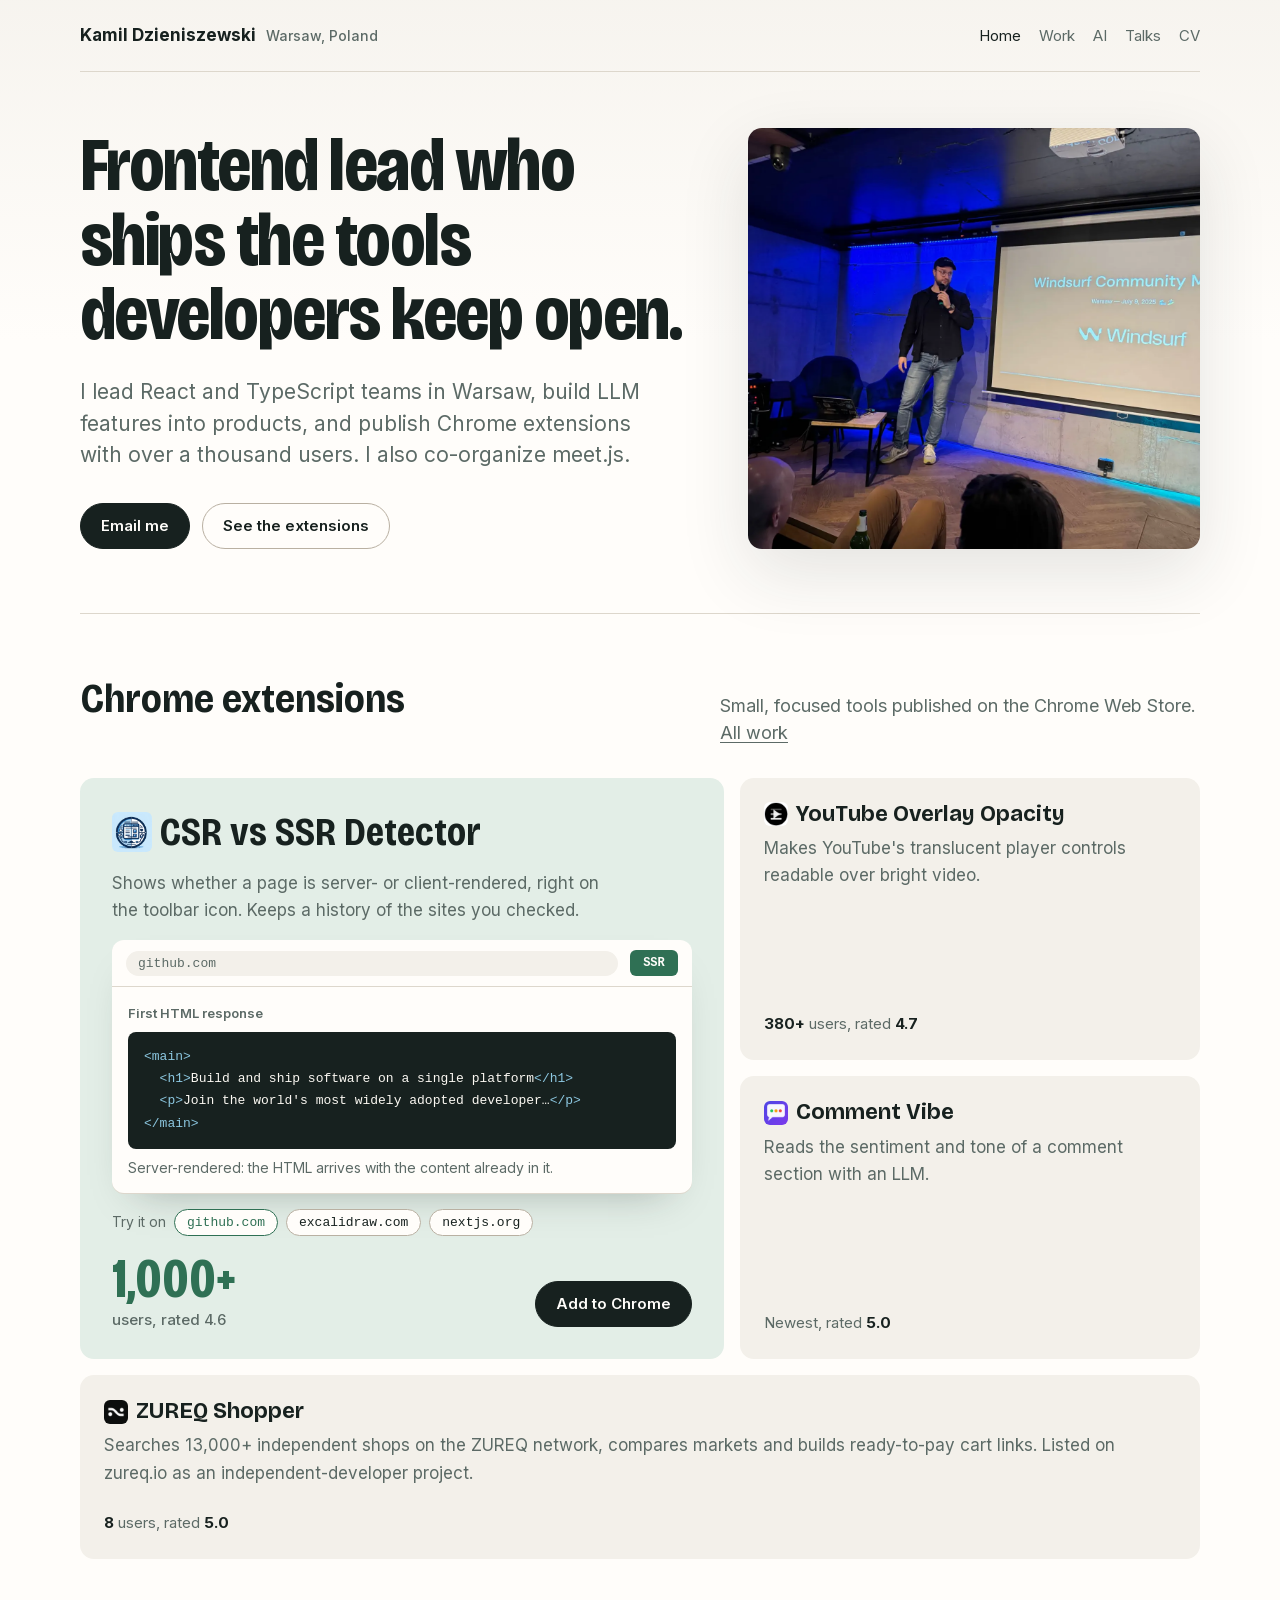
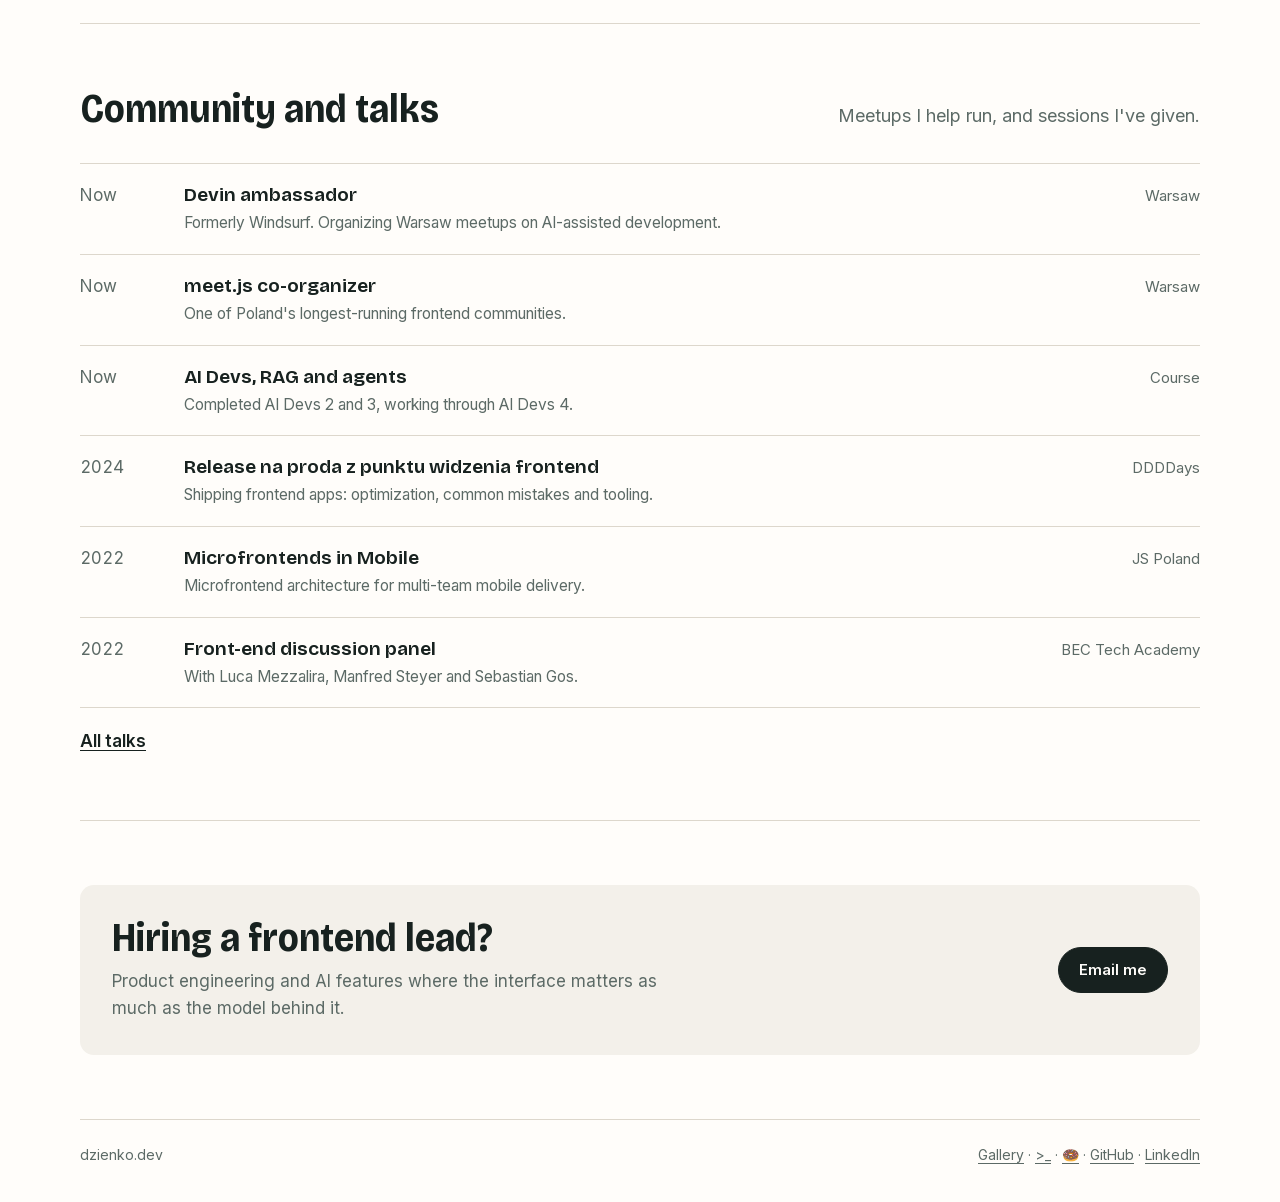
<file: index.html>
<!DOCTYPE html>
<html lang="en">
<head>
  <meta charset="UTF-8">
  <meta name="viewport" content="width=device-width, initial-scale=1.0">
  <meta name="theme-color" content="#fffdfa" media="(prefers-color-scheme: light)">
  <meta name="theme-color" content="#131816" media="(prefers-color-scheme: dark)">

  <title>Kamil Dzieniszewski - Frontend & AI-Native Developer</title>
  <meta name="description" content="Kamil Dzieniszewski - Senior/Lead Frontend Developer and AI-native developer based in Warsaw. React, TypeScript, Next.js, product UI, LLM integrations, RAG and agents.">
  <meta name="author" content="Kamil Dzieniszewski">
  <meta name="keywords" content="Kamil Dzieniszewski, frontend developer, AI-native developer, React, TypeScript, Next.js, Warsaw, AI developer, LLM, RAG, agents">
  <meta name="robots" content="index, follow">
  <link rel="icon" type="image/svg+xml" href="/favicon.svg">
  <link rel="canonical" href="https://dzienko.dev/">
  <link rel="preload" href="fonts/BricolageGrotesque-latin.woff2" as="font" type="font/woff2" crossorigin>
  <link rel="preload" href="fonts/InterVariable-latin.woff2" as="font" type="font/woff2" crossorigin>
  <link rel="stylesheet" href="site.css">

  <meta property="og:type" content="profile">
  <meta property="og:title" content="Kamil Dzieniszewski - Frontend & AI-Native Developer">
  <meta property="og:description" content="Senior/Lead Frontend Developer building clear product interfaces and AI-native workflows.">
  <meta property="og:url" content="https://dzienko.dev/">
  <meta property="og:site_name" content="dzienko.dev">
  <meta property="og:image" content="https://dzienko.dev/og-image.png">
  <meta property="og:image:width" content="1200">
  <meta property="og:image:height" content="630">
  <meta property="og:image:alt" content="Kamil Dzieniszewski - Frontend & AI-Native Developer">
  <meta property="og:locale" content="en_US">
  <meta property="profile:first_name" content="Kamil">
  <meta property="profile:last_name" content="Dzieniszewski">

  <meta name="twitter:card" content="summary_large_image">
  <meta name="twitter:site" content="@dzienko">
  <meta name="twitter:creator" content="@dzienko">
  <meta name="twitter:title" content="Kamil Dzieniszewski - Frontend & AI-Native Developer">
  <meta name="twitter:description" content="Frontend engineer for product interfaces and AI-native development workflows.">
  <meta name="twitter:image" content="https://dzienko.dev/og-image.png">
  <meta name="twitter:image:alt" content="Kamil Dzieniszewski - Frontend & AI-Native Developer">

  <script type="application/ld+json">
  {
    "@context": "https://schema.org",
    "@type": "Person",
    "name": "Kamil Dzieniszewski",
    "jobTitle": "Senior/Lead Frontend Developer and AI-Native Developer",
    "url": "https://dzienko.dev",
    "email": "kamil.dzieniszewski@gmail.com",
    "address": {
      "@type": "PostalAddress",
      "addressLocality": "Warsaw",
      "addressCountry": "Poland"
    },
    "sameAs": [
      "https://www.linkedin.com/in/dzieniszewski/",
      "https://x.com/dzienko",
      "https://github.com/dzienisz"
    ],
    "knowsAbout": [
      "React", "TypeScript", "Next.js", "Frontend Architecture",
      "Artificial Intelligence", "LLM APIs", "RAG", "AI Agents",
      "Developer Communities"
    ],
    "description": "Senior/Lead Frontend Developer and AI-native developer based in Warsaw, Poland."
  }
  </script>

  <script defer src="https://cloud.umami.is/script.js" data-website-id="6faaedb9-c397-47cc-8526-5fbbb8944d24" data-domains="dzienko.dev"></script>
</head>
<body>
  <a class="skip-link" href="#main">Skip to content</a>
  <div class="page">
    <header class="topbar">
      <a class="brand" href="/">Kamil Dzieniszewski <span>Warsaw, Poland</span></a>
      <nav class="nav" aria-label="Main navigation">
        <a href="/" aria-current="page">Home</a>
        <a href="projects.html">Work</a>
        <a href="ai.html">AI</a>
        <a href="talks.html">Talks</a>
        <a href="cv.pdf">CV</a>
      </nav>
    </header>

    <main id="main">
      <section class="hero">
        <div>
          <h1>Frontend lead who ships the tools developers keep open.</h1>
          <p class="lead">
            I lead React and TypeScript teams in Warsaw, build LLM features into products, and publish Chrome extensions with over a thousand users. I also co-organize meet.js.
          </p>
          <div class="actions">
            <a class="button" href="mailto:kamil.dzieniszewski@gmail.com">Email me</a>
            <a class="button secondary" href="#extensions">See the extensions</a>
          </div>
        </div>
        <div class="hero-media">
          <img src="photos/devin-ambassador.webp" alt="Kamil Dzieniszewski speaking at a Devin (formerly Windsurf) community meetup in Warsaw" width="1600" height="1200" fetchpriority="high">
        </div>
      </section>

      <section class="section" id="extensions">
        <div class="section-head">
          <h2>Chrome extensions</h2>
          <p class="section-intro">Small, focused tools published on the Chrome Web Store. <a href="projects.html">All work</a></p>
        </div>
        <div class="bento">
          <article class="ext featured">
            <h3><img class="ext-icon" src="icons/csr-vs-ssr-detector.jpg" alt="" width="40" height="40"><a href="https://chromewebstore.google.com/detail/csr-vs-ssr-detector/fhiopdjeekafnhmfbcfoolhejdgjpkgg?utm_source=dzienko.dev&amp;utm_medium=referral&amp;utm_campaign=home" data-umami-event="cws-click" data-umami-event-extension="csr-vs-ssr-detector" data-umami-event-page="home" target="_blank" rel="noopener">CSR vs SSR Detector</a></h3>
            <p>Shows whether a page is server- or client-rendered, right on the toolbar icon. Keeps a history of the sites you checked.</p>

            <div class="demo">
              <div class="demo-bar">
                <span class="demo-url" id="demo-url">github.com</span>
                <span class="demo-badge" id="demo-badge" data-mode="SSR" aria-live="polite">SSR</span>
              </div>
              <div class="demo-body">
                <span class="demo-label">First HTML response</span>
                <pre class="demo-source" id="demo-source"><span class="t">&lt;main&gt;</span>
  <span class="t">&lt;h1&gt;</span><span class="x">Build and ship software on a single platform</span><span class="t">&lt;/h1&gt;</span>
  <span class="t">&lt;p&gt;</span><span class="x">Join the world's most widely adopted developer…</span><span class="t">&lt;/p&gt;</span>
<span class="t">&lt;/main&gt;</span></pre>
                <p class="demo-explain" id="demo-explain">Server-rendered: the HTML arrives with the content already in it.</p>
              </div>
            </div>
            <div class="demo-sites" id="demo-sites" role="group" aria-label="Try the detector on an example site" hidden>
              Try it on
              <button type="button" aria-pressed="true" data-site="github.com" data-umami-event="csr-demo" data-umami-event-site="github.com">github.com</button>
              <button type="button" aria-pressed="false" data-site="excalidraw.com" data-umami-event="csr-demo" data-umami-event-site="excalidraw.com">excalidraw.com</button>
              <button type="button" aria-pressed="false" data-site="nextjs.org" data-umami-event="csr-demo" data-umami-event-site="nextjs.org">nextjs.org</button>
            </div>

            <div class="ext-footer">
              <div class="big-number">1,000+<span>users, rated 4.6</span></div>
              <a class="button" href="https://chromewebstore.google.com/detail/csr-vs-ssr-detector/fhiopdjeekafnhmfbcfoolhejdgjpkgg?utm_source=dzienko.dev&amp;utm_medium=referral&amp;utm_campaign=home" data-umami-event="cws-click" data-umami-event-extension="csr-vs-ssr-detector" data-umami-event-page="home" target="_blank" rel="noopener">Add to Chrome</a>
            </div>
          </article>

          <a class="ext" href="https://chromewebstore.google.com/detail/youtube-overlay-opacity-c/dcmmcbdcbpaoefhnlogalnfnnmjolfbh?utm_source=dzienko.dev&amp;utm_medium=referral&amp;utm_campaign=home" data-umami-event="cws-click" data-umami-event-extension="youtube-overlay-opacity-c" data-umami-event-page="home" target="_blank" rel="noopener">
            <h3><img class="ext-icon" src="icons/youtube-controls.jpg" alt="" width="24" height="24">YouTube Overlay Opacity</h3>
            <p>Makes YouTube's translucent player controls readable over bright video.</p>
            <div class="ext-stats"><strong>380+</strong> users, rated <strong>4.7</strong></div>
          </a>

          <a class="ext" href="https://chromewebstore.google.com/detail/comment-vibe/kibcnjcipaofjlbbnjdjaobbkoajiejp?utm_source=dzienko.dev&amp;utm_medium=referral&amp;utm_campaign=home" data-umami-event="cws-click" data-umami-event-extension="comment-vibe" data-umami-event-page="home" target="_blank" rel="noopener">
            <h3><img class="ext-icon" src="icons/comment-vibe.jpg" alt="" width="24" height="24">Comment Vibe</h3>
            <p>Reads the sentiment and tone of a comment section with an LLM.</p>
            <div class="ext-stats">Newest, rated <strong>5.0</strong></div>
          </a>

          <a class="ext wide" href="https://chromewebstore.google.com/detail/zureq-shopper/lgmpclicbbpjabhihbmpjdokopeiofpj?utm_source=dzienko.dev&amp;utm_medium=referral&amp;utm_campaign=home" data-umami-event="cws-click" data-umami-event-extension="zureq-shopper" data-umami-event-page="home" target="_blank" rel="noopener">
            <h3><img class="ext-icon" src="icons/zureq-shopper.jpg" alt="" width="24" height="24">ZUREQ Shopper</h3>
            <p>Searches 13,000+ independent shops on the ZUREQ network, compares markets and builds ready-to-pay cart links. Listed on zureq.io as an independent-developer project.</p>
            <div class="ext-stats"><strong>8</strong> users, rated <strong>5.0</strong></div>
          </a>
        </div>
      </section>

      <section class="section">
        <div class="section-head">
          <h2>Community and talks</h2>
          <p class="section-intro">Meetups I help run, and sessions I've given.</p>
        </div>
        <ul class="rows">
          <li>
            <span class="when">Now</span>
            <div><h3><a href="https://windsurf.com/refer?referral_code=b506a23128" target="_blank" rel="noopener">Devin ambassador</a></h3><p>Formerly Windsurf. Organizing Warsaw meetups on AI-assisted development.</p></div>
            <span class="where">Warsaw</span>
          </li>
          <li>
            <span class="when">Now</span>
            <div><h3><a href="https://meetjs.pl" target="_blank" rel="noopener">meet.js co-organizer</a></h3><p>One of Poland's longest-running frontend communities.</p></div>
            <span class="where">Warsaw</span>
          </li>
          <li>
            <span class="when">Now</span>
            <div><h3><a href="ai.html">AI Devs, RAG and agents</a></h3><p>Completed AI Devs 2 and 3, working through AI Devs 4.</p></div>
            <span class="where">Course</span>
          </li>
          <li>
            <span class="when">2024</span>
            <div><h3><a href="https://www.youtube.com/watch?v=Upx7VcqXH-M" target="_blank" rel="noopener">Release na proda z punktu widzenia frontend</a></h3><p>Shipping frontend apps: optimization, common mistakes and tooling.</p></div>
            <span class="where">DDDDays</span>
          </li>
          <li>
            <span class="when">2022</span>
            <div><h3><a href="https://www.youtube.com/watch?v=vRqR06oCc_I" target="_blank" rel="noopener">Microfrontends in Mobile</a></h3><p>Microfrontend architecture for multi-team mobile delivery.</p></div>
            <span class="where">JS Poland</span>
          </li>
          <li>
            <span class="when">2022</span>
            <div><h3><a href="https://www.youtube.com/watch?v=JmkDXeIDG9A" target="_blank" rel="noopener">Front-end discussion panel</a></h3><p>With Luca Mezzalira, Manfred Steyer and Sebastian Gos.</p></div>
            <span class="where">BEC Tech Academy</span>
          </li>
        </ul>
        <p class="rows-more"><a href="talks.html">All talks</a></p>
      </section>

      <section class="section">
        <div class="callout">
          <div>
            <h2>Hiring a frontend lead?</h2>
            <p>Product engineering and AI features where the interface matters as much as the model behind it.</p>
          </div>
          <a class="button" href="mailto:kamil.dzieniszewski@gmail.com">Email me</a>
        </div>
      </section>
    </main>

    <footer class="footer">
      <span>dzienko.dev</span>
      <span><a href="gallery.html">Gallery</a> · <a href="terminal.html" title="The old terminal version of this site">&gt;_</a> · <a href="donut.html" title="ASCII donut">🍩</a> · <a href="https://github.com/dzienisz" target="_blank" rel="noopener">GitHub</a> · <a href="https://www.linkedin.com/in/dzieniszewski/" target="_blank" rel="noopener">LinkedIn</a></span>
    </footer>
  </div>
  <script src="demo.js" defer></script>
</body>
</html>
</file>
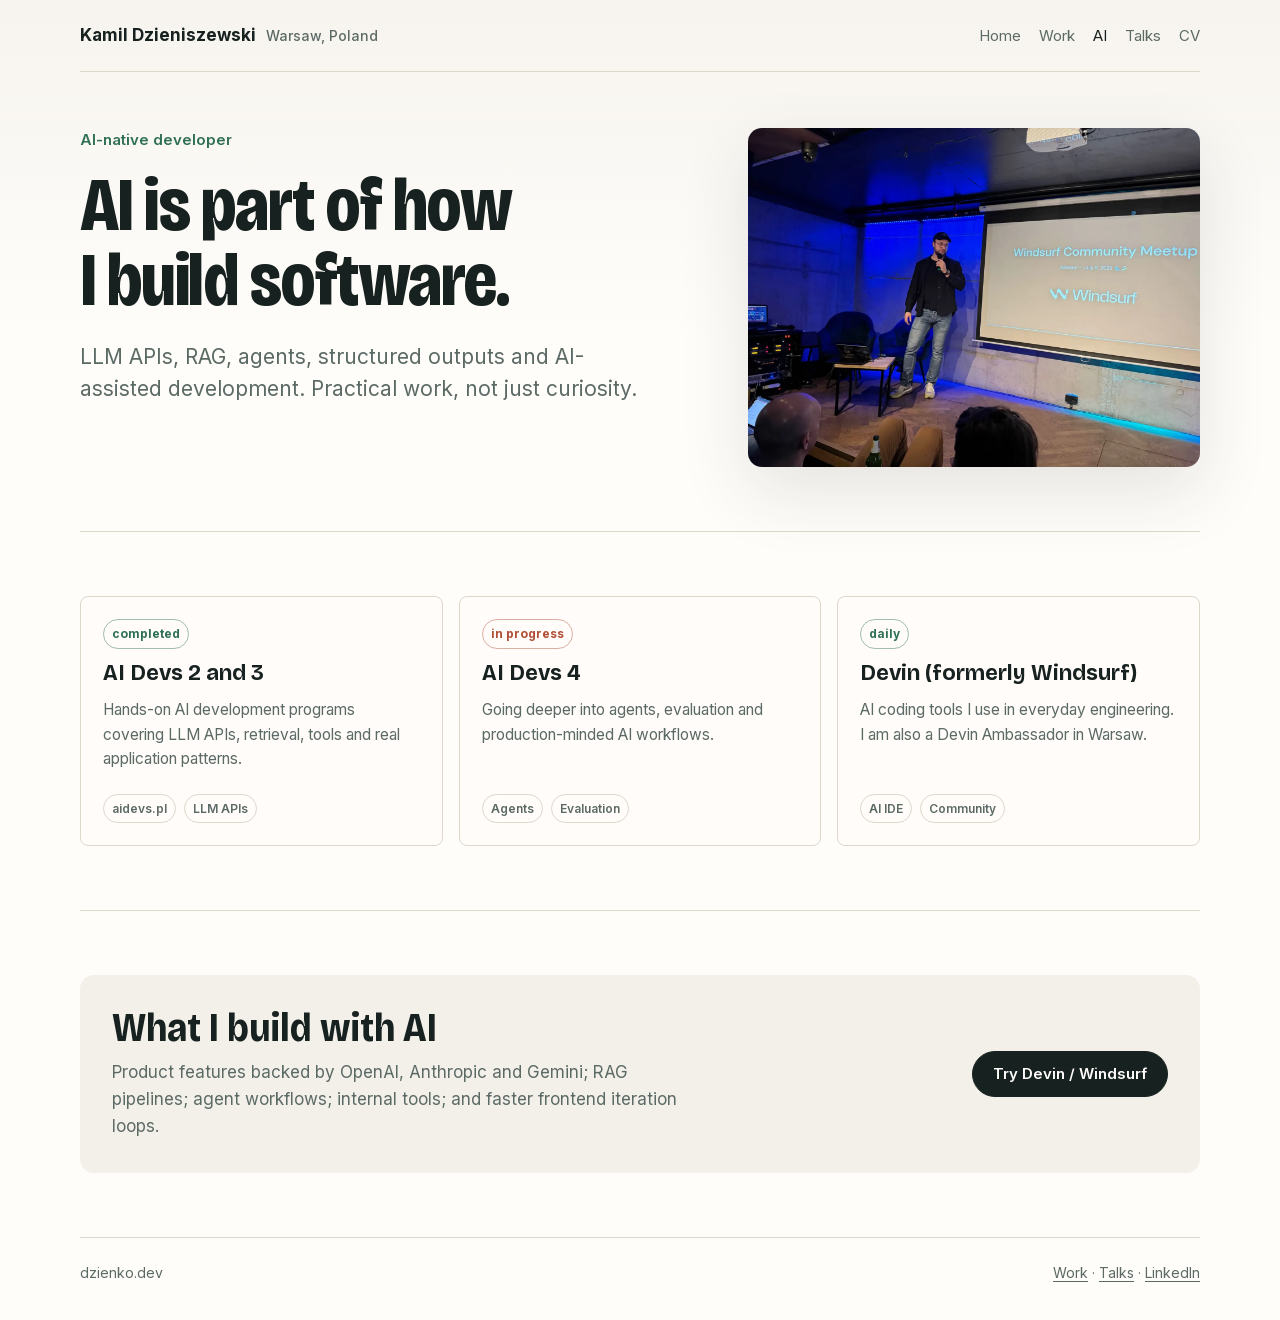
<file: ai.html>
<!DOCTYPE html>
<html lang="en">
<head>
  <meta charset="UTF-8">
  <meta name="viewport" content="width=device-width, initial-scale=1.0">
  <meta name="theme-color" content="#fffdfa" media="(prefers-color-scheme: light)">
  <meta name="theme-color" content="#131816" media="(prefers-color-scheme: dark)">
  <title>AI - Kamil Dzieniszewski</title>
  <meta name="description" content="AI-native development profile of Kamil Dzieniszewski: AI Devs, RAG, agents, LLM APIs and AI developer tools.">
  <link rel="canonical" href="https://dzienko.dev/ai.html">
  <link rel="icon" type="image/svg+xml" href="/favicon.svg">

  <meta property="og:type" content="website">
  <meta property="og:title" content="AI - Kamil Dzieniszewski">
  <meta property="og:description" content="AI-native development: AI Devs, RAG, agents, LLM APIs and AI developer tools.">
  <meta property="og:url" content="https://dzienko.dev/ai.html">
  <meta property="og:site_name" content="dzienko.dev">
  <meta property="og:image" content="https://dzienko.dev/og-image.png">
  <meta property="og:image:width" content="1200">
  <meta property="og:image:height" content="630">
  <meta property="og:image:alt" content="Kamil Dzieniszewski - Frontend & AI-Native Developer">
  <meta property="og:locale" content="en_US">

  <meta name="twitter:card" content="summary_large_image">
  <meta name="twitter:site" content="@dzienko">
  <meta name="twitter:creator" content="@dzienko">
  <meta name="twitter:title" content="AI - Kamil Dzieniszewski">
  <meta name="twitter:description" content="AI-native development: AI Devs, RAG, agents, LLM APIs and AI developer tools.">
  <meta name="twitter:image" content="https://dzienko.dev/og-image.png">
  <meta name="twitter:image:alt" content="Kamil Dzieniszewski - Frontend & AI-Native Developer">
  <link rel="stylesheet" href="site.css">
  <script defer src="https://cloud.umami.is/script.js" data-website-id="6faaedb9-c397-47cc-8526-5fbbb8944d24" data-domains="dzienko.dev"></script>
</head>
<body>
  <a class="skip-link" href="#main">Skip to content</a>
  <div class="page">
    <header class="topbar">
      <a class="brand" href="/">Kamil Dzieniszewski <span>Warsaw, Poland</span></a>
      <nav class="nav" aria-label="Main navigation">
        <a href="/">Home</a>
        <a href="projects.html">Work</a>
        <a href="ai.html" aria-current="page">AI</a>
        <a href="talks.html">Talks</a>
        <a href="cv.pdf">CV</a>
      </nav>
    </header>

    <main id="main">
      <section class="hero">
        <div>
          <p class="eyebrow">AI-native developer</p>
          <h1>AI is part of how I build software.</h1>
          <p class="lead">LLM APIs, RAG, agents, structured outputs and AI-assisted development. Practical work, not just curiosity.</p>
        </div>
        <div class="hero-media">
          <img src="photos/devin-ambassador.webp" alt="Kamil hosting a Devin (formerly Windsurf) community meetup" width="1600" height="1200" fetchpriority="high">
        </div>
      </section>

      <section class="section">
        <div class="grid">
          <article class="card">
            <span class="badge active">completed</span>
            <h3>AI Devs 2 and 3</h3>
            <p>Hands-on AI development programs covering LLM APIs, retrieval, tools and real application patterns.</p>
            <div class="tags"><span class="tag">aidevs.pl</span><span class="tag">LLM APIs</span></div>
          </article>

          <article class="card">
            <span class="badge soon">in progress</span>
            <h3>AI Devs 4</h3>
            <p>Going deeper into agents, evaluation and production-minded AI workflows.</p>
            <div class="tags"><span class="tag">Agents</span><span class="tag">Evaluation</span></div>
          </article>

          <article class="card">
            <span class="badge active">daily</span>
            <h3>Devin (formerly Windsurf)</h3>
            <p>AI coding tools I use in everyday engineering. I am also a Devin Ambassador in Warsaw.</p>
            <div class="tags"><span class="tag">AI IDE</span><span class="tag">Community</span></div>
          </article>
        </div>
      </section>

      <section class="section">
        <div class="callout">
          <div>
            <h2>What I build with AI</h2>
            <p>Product features backed by OpenAI, Anthropic and Gemini; RAG pipelines; agent workflows; internal tools; and faster frontend iteration loops.</p>
          </div>
          <a class="button" href="https://windsurf.com/refer?referral_code=b506a23128" target="_blank" rel="noopener">Try Devin / Windsurf</a>
        </div>
      </section>
    </main>

    <footer class="footer">
      <span>dzienko.dev</span>
      <span><a href="projects.html">Work</a> · <a href="talks.html">Talks</a> · <a href="https://www.linkedin.com/in/dzieniszewski/" target="_blank" rel="noopener">LinkedIn</a></span>
    </footer>
  </div>
</body>
</html>
</file>
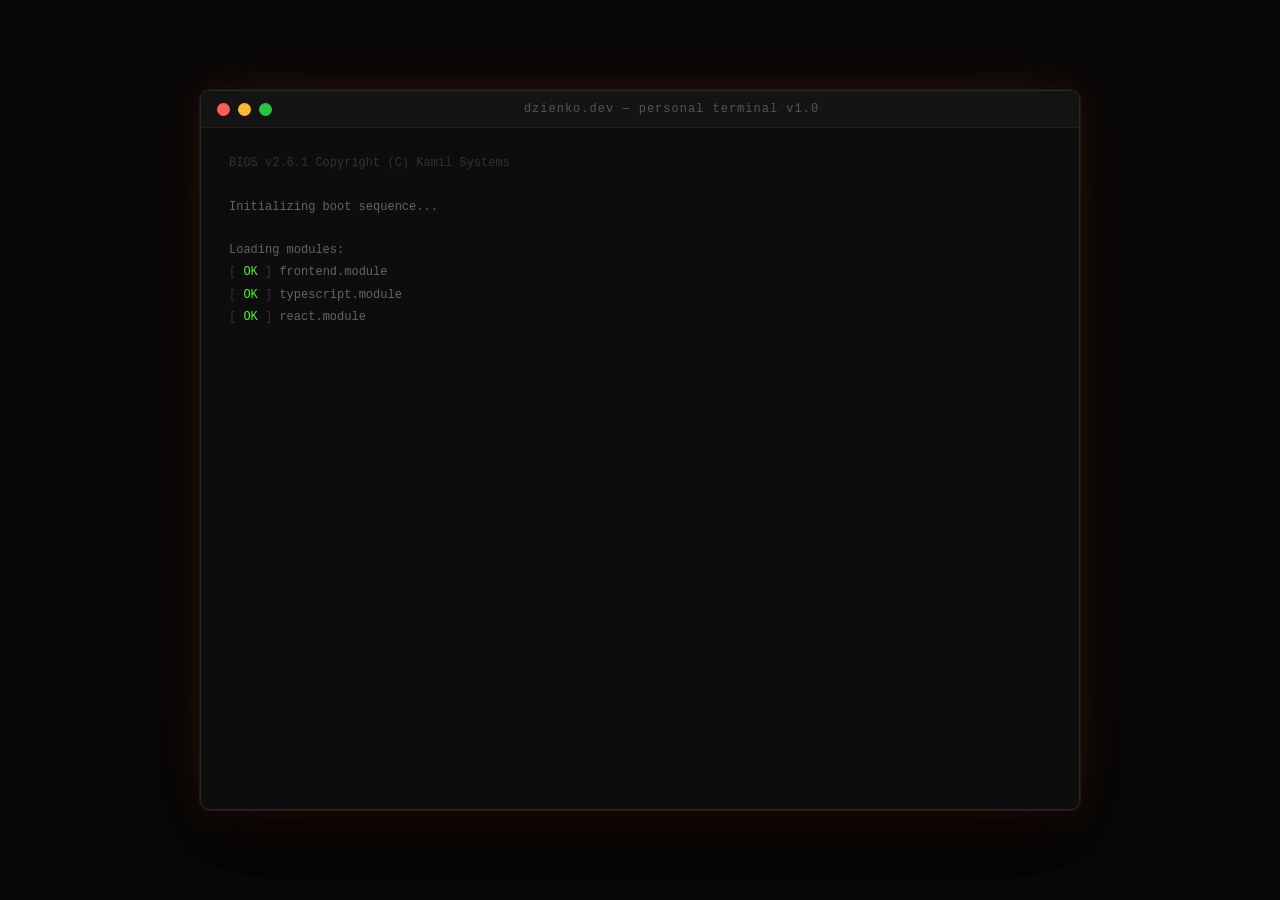
<file: bio.html>
<!DOCTYPE html>
<html lang="en">
<head>
  <meta charset="UTF-8">
  <meta name="viewport" content="width=device-width, initial-scale=1.0">

  <title>Kamil Dzieniszewski — Senior Frontend Developer | Warsaw</title>
  <meta name="description" content="Kamil Dzieniszewski is a Senior/Lead Frontend Developer based in Warsaw, Poland. Community builder, meet.js co-organizer, PADI AOWD diver. Building at the intersection of code, people & ideas.">
  <meta name="author" content="Kamil Dzieniszewski">
  <meta name="keywords" content="Kamil Dzieniszewski, frontend developer, React, TypeScript, Next.js, Warsaw, meet.js, community builder, AI developer">
  <meta name="robots" content="index, follow">
  <link rel="canonical" href="https://https://dzienko.dev">

  <!-- Open Graph -->
  <meta property="og:type" content="profile">
  <meta property="og:title" content="Kamil Dzieniszewski — Senior Frontend Developer">
  <meta property="og:description" content="Senior/Lead Frontend Developer based in Warsaw. Building with React, TypeScript & Next.js. Co-organizer of meet.js. PADI AOWD diver.">
  <meta property="og:url" content="https://https://dzienko.dev">
  <meta property="og:site_name" content="kamil.sh">
  <meta property="og:locale" content="en_US">
  <meta property="profile:first_name" content="Kamil">
  <meta property="profile:last_name" content="Dzieniszewski">

  <!-- Twitter / X Card -->
  <meta name="twitter:card" content="summary">
  <meta name="twitter:site" content="@dzienko">
  <meta name="twitter:creator" content="@dzienko">
  <meta name="twitter:title" content="Kamil Dzieniszewski — Senior Frontend Developer">
  <meta name="twitter:description" content="Senior/Lead Frontend Developer based in Warsaw. Building with React, TypeScript & Next.js. Co-organizer of meet.js. PADI AOWD diver.">

  <!-- JSON-LD structured data -->
  <script type="application/ld+json">
  {
    "@context": "https://schema.org",
    "@type": "Person",
    "name": "Kamil Dzieniszewski",
    "jobTitle": "Senior/Lead Frontend Developer",
    "url": "https://https://dzienko.dev",
    "email": "kamil.dzieniszewski@gmail.com",
    "address": {
      "@type": "PostalAddress",
      "addressLocality": "Warsaw",
      "addressCountry": "Poland"
    },
    "sameAs": [
      "https://www.linkedin.com/in/dzieniszewski/",
      "https://x.com/dzienko"
    ],
    "knowsAbout": [
      "React", "TypeScript", "Next.js", "Frontend Development",
      "Artificial Intelligence", "Developer Communities", "Web3"
    ],
    "description": "Senior/Lead Frontend Developer based in Warsaw, Poland. Community builder, meet.js co-organizer, PADI AOWD certified diver."
  }
  </script>
  <style>
    :root {
      --accent: #ff6b35;
      --glow-a: rgba(255,107,53,0.12);
      --glow-b: rgba(255,107,53,0.05);
    }

    * { margin: 0; padding: 0; box-sizing: border-box; }

    body {
      background: #080808;
      display: flex;
      align-items: center;
      justify-content: center;
      min-height: 100vh;
      font-family: 'Fira Code', 'JetBrains Mono', 'Cascadia Code', 'Courier New', monospace;
      overflow: hidden;
    }

    body::after {
      content: '';
      position: fixed;
      inset: 0;
      background: repeating-linear-gradient(
        0deg, transparent, transparent 3px,
        rgba(0,0,0,0.04) 3px, rgba(0,0,0,0.04) 4px
      );
      pointer-events: none;
      z-index: 999;
    }

    .terminal {
      width: 880px;
      max-width: 98vw;
      height: 92vh;
      max-height: 720px;
      border: 1px solid #2a2a2a;
      border-radius: 10px;
      overflow: hidden;
      display: flex;
      flex-direction: column;
      box-shadow:
        0 0 0 1px #1a1a1a,
        0 0 40px var(--glow-a),
        0 0 100px var(--glow-b),
        0 30px 80px rgba(0,0,0,0.8);
    }

    .titlebar {
      background: #141414;
      padding: 11px 16px;
      display: flex;
      align-items: center;
      gap: 8px;
      border-bottom: 1px solid #222;
      flex-shrink: 0;
      user-select: none;
    }

    .dot { width: 13px; height: 13px; border-radius: 50%; }
    .dot-r { background: #ff5f57; }
    .dot-y { background: #febc2e; }
    .dot-g { background: #28c840; }

    .titlebar-text {
      flex: 1;
      text-align: center;
      color: #555;
      font-size: 12px;
      letter-spacing: 1px;
    }

    .term-body {
      flex: 1;
      background: #0d0d0d;
      overflow-y: auto;
      padding: 24px 28px 16px;
      color: #c8c8c8;
      font-size: 13px;
      line-height: 1.65;
      scrollbar-width: thin;
      scrollbar-color: #2a2a2a transparent;
    }

    .term-body::-webkit-scrollbar { width: 5px; }
    .term-body::-webkit-scrollbar-thumb { background: #2a2a2a; border-radius: 3px; }

    #cmd {
      background: transparent;
      border: none;
      outline: none;
      color: #e0e0e0;
      font-family: inherit;
      font-size: 13px;
      flex: 1;
      caret-color: var(--accent);
    }

    .o { color: var(--accent); }
    .g { color: #4af626; }
    .y { color: #ffc947; }
    .c { color: #00d4ff; }
    .d { color: #555; }
    .w { color: #e8e8e8; }
    .r { color: #ff4c4c; }

    @media (max-width: 640px) {
      body { align-items: flex-start; }
      .terminal {
        width: 100vw; height: 100vh; max-height: 100vh;
        border-radius: 0; border: none; box-shadow: none;
      }
      .term-body { font-size: 11px; padding: 14px 12px 12px; }
      .ascii-pre { font-size: 6px !important; line-height: 1.1 !important; }
    }
  </style>
</head>
<body>

<!-- Static content for crawlers that don't execute JS -->
<noscript>
  <div style="font-family:monospace;max-width:700px;margin:40px auto;padding:20px;color:#ccc;background:#0d0d0d">
    <h1>Kamil Dzieniszewski</h1>
    <p>Senior / Lead Frontend Developer — Warsaw, Poland</p>
    <p>Community builder · PADI AOWD diver · meet.js co-organizer</p>
    <h2>About</h2>
    <p>Senior/Lead Frontend Developer and product-oriented technologist. Building at the intersection of software engineering, community, and product thinking. Currently leading frontend at Playsmart.</p>
    <h2>Skills</h2>
    <p>React, TypeScript, Next.js, Supabase, PostgreSQL, AI/LLM development, React Native / Expo</p>
    <h2>Community</h2>
    <p>Co-organizer of meet.js — one of Poland's longest-running frontend communities. Organizer of Windsurf Meetup Warsaw.</p>
    <h2>Contact</h2>
    <p>Email: kamil.dzieniszewski@gmail.com</p>
    <p>LinkedIn: linkedin.com/in/dzieniszewski</p>
    <p>X: x.com/dzienko</p>
  </div>
</noscript>

<div class="terminal">
  <div class="titlebar">
    <div class="dot dot-r"></div>
    <div class="dot dot-y"></div>
    <div class="dot dot-g"></div>
    <div class="titlebar-text">dzienko.dev — personal terminal v1.0</div>
  </div>
  <div class="term-body" id="tb"></div>
</div>

<script>
const ASCII_NAME = `
 ██╗  ██╗ █████╗ ███╗   ███╗██╗██╗
 ██║ ██╔╝██╔══██╗████╗ ████║██║██║
 █████╔╝ ███████║██╔████╔██║██║██║
 ██╔═██╗ ██╔══██║██║╚██╔╝██║██║██║
 ██║  ██╗██║  ██║██║ ╚═╝ ██║██║███████╗
 ╚═╝  ╚═╝╚═╝  ╚═╝╚═╝     ╚═╝╚═╝╚══════╝`;

const HR = `<span class="d">  ${'─'.repeat(56)}</span>`;

// ── THEMES ────────────────────────────────────────────────────────
const THEMES = {
  amber:  { a: '#ff6b35', ga: 'rgba(255,107,53,0.12)', gb: 'rgba(255,107,53,0.05)' },
  green:  { a: '#4af626', ga: 'rgba(74,246,38,0.12)',  gb: 'rgba(74,246,38,0.05)'  },
  blue:   { a: '#00d4ff', ga: 'rgba(0,212,255,0.12)',  gb: 'rgba(0,212,255,0.05)'  },
  red:    { a: '#ff4c4c', ga: 'rgba(255,76,76,0.12)',  gb: 'rgba(255,76,76,0.05)'  },
  purple: { a: '#b57bee', ga: 'rgba(181,123,238,0.12)',gb: 'rgba(181,123,238,0.05)'},
};

function applyTheme(name) {
  const t = THEMES[name];
  if (!t) return false;
  const r = document.documentElement.style;
  r.setProperty('--accent', t.a);
  r.setProperty('--glow-a', t.ga);
  r.setProperty('--glow-b', t.gb);
  return true;
}

// ── FORTUNES ──────────────────────────────────────────────────────
const FORTUNES = [
  '"Make it work, make it right, make it fast."  — Kent Beck',
  '"The best code is no code at all."  — Jeff Atwood',
  '"First, solve the problem. Then, write the code."  — John Johnson',
  '"Any fool can write code a computer understands.\n   Good programmers write code humans understand."  — Fowler',
  '"Premature optimization is the root of all evil."  — Knuth',
  '"Code is like humor. When you have to explain it, it\'s bad."  — Cory House',
  '"The ocean is more ancient than the mountains,\n   and freighted with the memories of time."',
  '"The only way to do great work is to love what you do."  — Steve Jobs',
  '"Move fast and don\'t break things that matter."',
  '"The best time to build a community was 10 years ago.\n   The second best time is now."',
  '"Ship early, learn fast, iterate always."',
  '"Underwater, everything is quiet.\n   That\'s where good ideas surface."',
];

// ── COMMANDS ──────────────────────────────────────────────────────
const COMMANDS = {

  help: `
${HR}
  <span class="o">AVAILABLE COMMANDS</span>
${HR}
  <span class="y">whoami</span>      short introduction
  <span class="y">about</span>       full bio
  <span class="y">skills</span>      technical expertise
  <span class="y">community</span>   meet.js & events
  <span class="y">cv</span>          work experience
  <span class="y">now</span>         what I'm focused on
  <span class="y">contact</span>     how to reach me
  <span class="y">theme</span>       change color scheme
  <span class="y">clear</span>       clear terminal
${HR}
  <span class="d">tip: use ↑ ↓ for history · tab to autocomplete</span>
`,

  whoami: `
  <span class="o">Kamil Dzieniszewski</span>
  Senior / Lead Frontend Developer
  Warsaw, Poland
  <span class="d">──────────────────────────────────────</span>
  community builder · product builder · scuba diver
  building at the intersection of <span class="c">code</span>, <span class="g">people</span> & <span class="y">ideas</span>
`,

  about: `
  <span class="o">ABOUT</span>
${HR}

  Senior/Lead Frontend Developer, community builder,
  and product-oriented technologist based in Warsaw.

  He combines strong engineering skills with a deep
  interest in people, communication, and emerging
  technologies — especially AI.

  Work sits at the intersection of:
    <span class="g">→</span> software engineering
    <span class="g">→</span> community building
    <span class="g">→</span> product thinking

  <span class="d">Current role — Lead Frontend Developer at Playsmart:</span>
    <span class="d">·</span> leads frontend dev & supports team members
    <span class="d">·</span> builds with TypeScript, React, Next.js
    <span class="d">·</span> bridges product, design, and engineering

  <span class="d">Personal traits:</span>
    <span class="d">·</span> action-oriented and fast-moving
    <span class="d">·</span> curious and continuously learning
    <span class="d">·</span> comfortable with risk and experimentation
    <span class="d">·</span> certified scuba diver (PADI AOWD) · kite surfer
    <span class="d">·</span> Japan enthusiast · upcoming trip planned
`,

  skills: `
  <span class="o">SKILLS</span>
${HR}

  <span class="c">FRONTEND</span>
  React         <span class="o">████████████████████</span>  expert
  TypeScript    <span class="o">████████████████████</span>  expert
  Next.js       <span class="o">████████████████</span><span class="d">████</span>  advanced
  Three.js      <span class="o">████████</span><span class="d">████████████</span>  exploratory

  <span class="c">BACKEND</span>
  Supabase      <span class="o">████████████</span><span class="d">████████</span>  working knowledge
  PostgreSQL    <span class="o">████████████</span><span class="d">████████</span>  working knowledge
  REST APIs     <span class="o">████████████████</span><span class="d">████</span>  advanced

  <span class="c">EMERGING</span>
  AI / LLM      <span class="o">████████████████████</span>  actively exploring
  Mobile/Expo   <span class="o">████████</span><span class="d">████████████</span>  early stage
`,

  community: `
  <span class="o">COMMUNITY</span>
${HR}

  <span class="y">meet.js</span>  <span class="d">— co-organizer</span>
  One of Poland's longest-running frontend communities.

  <span class="g">✓</span> 15-year anniversary — celebrated on 4 March 2026
  Currently working on:
    <span class="g">→</span> documentary / storytelling project about the community

  <span class="y">Windsurf Meetup Warsaw</span>  <span class="d">— organizer</span>
  Community meetup around Windsurf — the AI-powered IDE.
  Connecting developers exploring AI-assisted development.

  <span class="d">"He thrives in environments where he can connect</span>
  <span class="d"> people, ideas, and opportunities."</span>
`,

  cv: `
  <span class="o">WORK EXPERIENCE</span>
${HR}

  <span class="y">Lead Frontend Developer</span>  <span class="d">·  Playsmart</span>
  <span class="d">Nov 2025 – Present  ·  current</span>
  Leading frontend at Playsmart, building and shipping product
  features using React, Next.js, and TypeScript. Combining
  engineering, product thinking, and fast execution to deliver
  real user value.

  <span class="d">──────────────────────────────────────</span>
  <span class="y">Developer Advocate</span>  <span class="d">·  Tolgee</span>
  <span class="d">Aug 2025 – Oct 2025  ·  3 mos  ·  Remote</span>
  Contributed to Tolgee, an open-source localization platform.
  Frontend improvements and features that simplify translation
  workflows. Bridged product needs and developer usability.

  <span class="d">──────────────────────────────────────</span>
  <span class="y">Frontend Developer</span>  <span class="d">·  LEOCODE</span>
  <span class="d">Feb 2025 – Jun 2025  ·  5 mos  ·  Remote</span>
  Working for Hashgraph Group building backoffice services
  for a Digital Identification platform (Web3).

  <span class="d">──────────────────────────────────────</span>
  <span class="y">Senior Frontend Developer</span>  <span class="d">·  Lighthouse Growth</span>
  <span class="d">Oct 2024 – Jan 2025  ·  4 mos  ·  Remote</span>
  Developed the Lighthouse Growth website.
  Next.js developer for Telia — rewriting legacy pages
  (Search & Category) into Next.js.

  <span class="d">──────────────────────────────────────</span>
  <span class="y">Frontend Developer</span>  <span class="d">·  AirHelp</span>
  <span class="d">May 2024 – Sep 2024  ·  5 mos  ·  Hybrid</span>
  Maintaining the AirHelp application.

  <span class="d">──────────────────────────────────────</span>
  <span class="y">Senior Frontend Developer</span>  <span class="d">·  STÖK</span>
  <span class="d">Nov 2023 – Apr 2024  ·  6 mos  ·  Remote</span>
  Building ecommerce stores using Centra, Storyblok, and Next.js.

  <span class="d">──────────────────────────────────────</span>
  <span class="y">Senior Front-End Software Engineer</span>  <span class="d">·  Teckro</span>
  <span class="d">Apr 2022 – Oct 2023  ·  1 yr 7 mos</span>
  Micro-frontend (Single-SPA) medical platform used by global
  pharmaceutical corporations.

  <span class="d">──────────────────────────────────────</span>
  <span class="y">Frontend Chapter Lead</span>  <span class="d">·  Vodeno</span>
  <span class="d">Sep 2021 – Apr 2022  ·  8 mos  ·  Warsaw</span>
  Managing frontend team of 15 people.
  Recruitment (technical interviews).
  Organising weekly frontend chapter meetings.

  <span class="y">Senior Front-end Developer</span>  <span class="d">·  Vodeno</span>
  <span class="d">Jul 2019 – Sep 2021  ·  2 yrs 3 mos</span>
  Micro-frontend architecture (React, Redux).
  Built ETF Investments and Savings apps for Aion Bank.

  <span class="d">──────────────────────────────────────</span>
  <span class="y">Front-end Developer</span>  <span class="d">·  Daftcode</span>
  <span class="d">May 2018 – Jul 2019  ·  1 yr 3 mos  ·  Warsaw</span>
  React + Redux apps, Next.js static sites,
  React Native mobile applications.

  <span class="d">──────────────────────────────────────</span>
  <span class="y">Front-end Developer</span>  <span class="d">·  GogoApps</span>
  <span class="d">Aug 2017 – Apr 2018  ·  9 mos  ·  Warsaw</span>
  React webapps with MobX. WordPress themes in Timber/Twig.

  <span class="d">──────────────────────────────────────</span>
  <span class="y">Front-end Developer</span>  <span class="d">·  Functionite / kodu.je</span>
  <span class="d">Nov 2016 – Jul 2017  ·  9 mos  ·  Warsaw</span>
  kodu.je — a frontend coding school.
  Website, video production, and social media.

  <span class="d">──────────────────────────────────────</span>
  <span class="y">Editor-in-Chief / Operator</span>  <span class="d">·  Student Internet Television TVPW</span>
  <span class="d">Oct 2013 – Jun 2016  ·  2 yrs 9 mos  ·  Warsaw</span>
  Managing an 80-person student organisation.
  Video production, live streaming, events.
`,

  now: `
  <span class="o">NOW</span>
${HR}
  What I'm focused on in April 2026:

    <span class="g">→</span> leading frontend at Playsmart
    <span class="g">→</span> planning a trip to Japan
    <span class="g">→</span> exploring AI-native product development
    <span class="g">→</span> planning next dive trip
    <span class="g">→</span> building and shipping side projects

  <span class="d">last updated: April 2026</span>
`,

  contact: `
  <span class="o">CONTACT</span>
${HR}

  Location    <span class="w">Warsaw, Poland</span>
  Focus       <span class="w">DevRel · Frontend · AI · Product</span>

  <span class="d">──────────────────────────────────────</span>
  Email       <a href="mailto:kamil.dzieniszewski@gmail.com" target="_blank" style="color:#00d4ff;text-decoration:none">kamil.dzieniszewski@gmail.com</a>
  LinkedIn    <a href="https://www.linkedin.com/in/dzieniszewski/" target="_blank" style="color:#00d4ff;text-decoration:none">linkedin.com/in/dzieniszewski</a>
  X           <a href="https://x.com/dzienko" target="_blank" style="color:#00d4ff;text-decoration:none">x.com/dzienko</a>
  <span class="d">──────────────────────────────────────</span>

  Open to opportunities that combine:
    <span class="g">→</span> technology
    <span class="g">→</span> communication
    <span class="g">→</span> community impact
`,

  theme: `
  <span class="o">THEME</span>
${HR}
  <span class="y">amber</span>   warm orange   <span style="color:#ff6b35">████</span>  (default)
  <span class="y">green</span>   matrix green  <span style="color:#4af626">████</span>
  <span class="y">blue</span>    electric blue <span style="color:#00d4ff">████</span>
  <span class="y">red</span>     danger red    <span style="color:#ff4c4c">████</span>
  <span class="y">purple</span>  hacker purple <span style="color:#b57bee">████</span>

  usage: <span class="o">theme green</span>
`,

  // ── HIDDEN EASTER EGGS ───────────────────────────────────────────

  fortune: () => {
    const q = FORTUNES[Math.floor(Math.random() * FORTUNES.length)];
    return `\n  <span class="w">${q}</span>\n`;
  },

  uptime: `
  <span class="o">SYSTEM UPTIME</span>
${HR}
  Process:           kamil.sh
  Running since:     Warsaw, ~1991

  <span class="d">Professional mode:</span>  active since 2016
  <span class="d">Frontend commits:</span>   countless
  <span class="d">Community events:</span>   50+
  <span class="d">Deepest dive:</span>      18m
  <span class="d">Coffee consumed:</span>   ∞

  status: <span class="g">all systems nominal</span>
`,

  date: () => {
    const n = new Date();
    const d = ['Sun','Mon','Tue','Wed','Thu','Fri','Sat'][n.getDay()];
    const m = ['Jan','Feb','Mar','Apr','May','Jun','Jul','Aug','Sep','Oct','Nov','Dec'][n.getMonth()];
    const hh = String(n.getHours()).padStart(2,'0');
    const mm = String(n.getMinutes()).padStart(2,'0');
    const ss = String(n.getSeconds()).padStart(2,'0');
    return `\n  <span class="w">${d} ${m} ${String(n.getDate()).padStart(2,'0')} ${hh}:${mm}:${ss} CET ${n.getFullYear()}</span>\n  <span class="d">Warsaw, Poland</span>\n`;
  },

  'man kamil': `
  <span class="w">KAMIL(1)              User Commands              KAMIL(1)</span>

  <span class="o">NAME</span>
      kamil — senior frontend developer, community builder,
      certified scuba diver (PADI AOWD)

  <span class="o">SYNOPSIS</span>
      kamil [--react] [--typescript] [--community] [--dive]

  <span class="o">DESCRIPTION</span>
      A senior/lead frontend developer based in Warsaw, Poland.
      Leads teams, ships products, builds communities, and
      occasionally descends 18 metres below sea level.

  <span class="o">OPTIONS</span>
      --react          preferred framework (required)
      --typescript     strictly typed, non-negotiable
      --nextjs         full-stack mode enabled
      --community      meet.js organiser mode
      --ai             experimental but exciting
      --dive           requires PADI AOWD certification
      --coffee         required at startup

  <span class="o">ENVIRONMENT</span>
      LOCATION="Warsaw, Poland"
      TIMEZONE="CET (UTC+1)"
      COFFEE_REQUIRED="true"
      OVERENGINEERING="false"

  <span class="o">BUGS</span>
      Known tendency to start side projects at 11pm.
      Disappears underwater without warning.
      May be unreachable at 18m depth.

  <span class="o">SEE ALSO</span>
      cv(1), about(1), community(1), contact(1)

  <span class="o">AUTHOR</span>
      Kamil Dzieniszewski &lt;kamil.dzieniszewski@gmail.com&gt;

  <span class="w">KAMIL(1)              April 2026              KAMIL(1)</span>
`,

  weather: `
  <span class="o">WEATHER :: WARSAW, POLAND</span>
${HR}

      \\  /      Partly Cloudy
    _ /"".-.
      \\_(   ).  <span class="w">14°C</span>  feels like 11°C
      /(___(__)

                Wind: WSW 22 km/h
                Humidity: 68%
                Pressure: 1018 hPa
${HR}
  <span class="d">good day to write code and stay indoors.</span>
`,

  hack: async () => {
    const lines = [
      { t: '> initiating connection...', p: 500 },
      { t: '> target: your_attention',   p: 400 },
      { t: '> scanning open ports...',   p: 600 },
      { t: '>   port 80   [open]  http', p: 180 },
      { t: '>   port 443  [open]  https',p: 180 },
      { t: '>   port 3000 [open]  dev_server', p: 300 },
      { t: '> exploiting CVE-2024-KAMIL...', p: 700 },
      { t: '> access granted',           p: 400 },
      { t: '> downloading: curiosity.exe    ████████████ 100%', p: 300 },
      { t: '> downloading: coffee_pkg       ████████████ 100%', p: 300 },
      { t: '> installing: kamil_v1.0',   p: 500 },
      { t: '> ✓ installation complete',  p: 300 },
      { t: '>',                          p: 200 },
      { t: '> hint: type "hire" to proceed', p: 0 },
    ];
    for (const { t, p } of lines) {
      const d = el('div');
      d.style.cssText = 'color:#4af626;font-size:13px;line-height:1.7';
      tb.appendChild(d);
      await typewrite(d, t, 22);
      if (p) await sleep(p);
      scroll();
    }
    return null;
  },

  matrix: () => {
    runMatrix();
    return `  <span class="g">// matrix mode activated</span>\n  <span class="d">// reality is optional</span>`;
  },

  dive: `
<span class="c">
  ≈ ≈ ≈ ≈ ≈ ≈ ≈ ≈ ≈ ≈ ≈ ≈ ≈ ≈ ≈ ≈ ≈ ≈ ≈
 ≈ ≈  o  o    °°      °°°  ≈ ≈ ≈ ≈ ≈ ≈ ≈
≈ ≈ ≈  °°      °   °     °   ≈ ≈ ≈ ≈ ≈ ≈
  ≈ ≈                             ≈ ≈ ≈
 ≈ ≈ ≈     O  O      ><(((°>      ≈ ≈ ≈
  ≈ ≈       \O/                   ≈ ≈ ≈
 ≈ ≈ ≈      =|=    [|||]          ≈ ≈ ≈
  ≈ ≈       / \                   ≈ ≈ ≈
 ≈ ≈ ≈                    ><>     ≈ ≈ ≈
  ≈ ≈  ~~  ~~  ~~  ~~  ~~  ~~  ~  ≈ ≈ ≈
 ≈ ≈ ≈  ~~~~~~  ~~~~~~  ~~~~~~   ≈ ≈ ≈ ≈
  ≈ ≈ ≈ ≈ ≈ ≈ ≈ ≈ ≈ ≈ ≈ ≈ ≈ ≈ ≈ ≈ ≈ ≈</span>
  <span class="d">// depth: 18m · visibility: 12m · temp: 24°C</span>
  <span class="d">// certification: PADI Advanced Open Water Diver</span>
  <span class="d">// status: fully submerged</span>
`,

  kite: `
<span class="y">
           *
          /|\\
         / | \\
        /  *  \\
       /  / \\  \\
      *--/---\\--*
       \\ \\   / /
        \\ \\ / /
         \\   /
          \\ /
           *
           |
           |  ~
           | ~ ~
            ~ ~
             ~</span>
  <span class="d">// wind: 24 knots · Baltic coast</span>
  <span class="d">// also cool, but the ocean is calling</span>
`,

  sudo: `
  <span class="r">sudo: permission denied</span>
  <span class="d">this incident will be reported.</span>
  <span class="d">... just kidding. but no.</span>
`,

  ls: `
  <span class="d">total 42</span>
  drwxr-xr-x  <span class="c">about.txt</span>
  drwxr-xr-x  <span class="c">skills.json</span>
  -rw-r--r--  <span class="c">cv.pdf</span>             <span class="d">→ type "cv" to read</span>
  -rw-r--r--  <span class="c">ideas.md</span>           <span class="d">always growing</span>
  drwxr-xr-x  <span class="c">community/</span>
  -rw-------  <span class="c">dive_logbook.txt</span>   <span class="d">classified</span>
  -rw-------  <span class="c">secret_projects/</span>   <span class="d">permission denied</span>
`,

  'git log': `
  <span class="y">commit a1f3e9b</span>  <span class="d">2 days ago</span>
  fix: finally understood why it wasn't working

  <span class="y">commit 88c2d04</span>  <span class="d">5 days ago</span>
  feat: add community · connect people · repeat

  <span class="y">commit 3b7a112</span>  <span class="d">2 weeks ago</span>
  chore: dive to 18m, pushed boundaries (literally)

  <span class="y">commit f9e0c38</span>  <span class="d">1 month ago</span>
  feat: co-organize meet.js 15th anniversary

  <span class="y">commit 0000001</span>  <span class="d">Warsaw, ~1991</span>
  init: Kamil Dzieniszewski
`,

  hire: `
  <span class="o">HIRE ME?</span>
${HR}

  Looking for someone who:
    <span class="g">✓</span> leads frontend & ships fast
    <span class="g">✓</span> talks to humans (product, design, users)
    <span class="g">✓</span> builds community, not just code
    <span class="g">✓</span> is genuinely excited about AI
    <span class="g">✓</span> can explain tech to non-tech people

  Bonus: comes with a dive buddy.

  <span class="d">→ type "contact" to reach out</span>
`,

  vim: `
  <span class="r">you have entered vim.</span>
  <span class="d">
  ~
  ~
  ~
  ~                [No Name]  0,0  All
  </span>
  <span class="d">type  :q!  and press Enter to escape</span>
`,

  ':q!': `  <span class="g">vim closed. you survived.</span>\n`,

  japan: `
  <span class="o">日本</span>  <span class="d">JAPAN</span>
${HR}
<span class="r">
        ████████████████
      ████              ████
    ████    ████████    ████
   ███    ████████████    ███
  ███   ██████████████   ███
  ███   ██████████████   ███
   ███    ████████████   ███
    ████    ████████    ████
      ████              ████
        ████████████████
</span>
  <span class="w">Next destination: Japan</span>
  <span class="d">──────────────────────────────────────</span>
  <span class="d">·</span> deep admiration for Japanese culture
  <span class="d">·</span> aesthetics, precision, and craftsmanship
  <span class="d">·</span> trip coming soon

  <span class="d">// ようこそ</span>
`,

  'npm install kamil': `
  <span class="d">npm warn deprecated ego@0.0.0</span>

  <span class="g">added 1 human (kamil@1.0.0) in 28 years</span>

  <span class="d">packages included:</span>
    <span class="d">·</span> typescript <span class="g">✓</span>
    <span class="d">·</span> react <span class="g">✓</span>
    <span class="d">·</span> community <span class="g">✓</span>
    <span class="d">·</span> scuba-diving <span class="g">✓</span>
    <span class="d">·</span> overengineering <span class="r">✗  (not included)</span>
`,
};

const KNOWN = ['help','whoami','about','skills','community','cv','now','contact','theme','clear',
               'fortune','uptime','date','weather','hack','matrix','man kamil'];

// ── UTILS ─────────────────────────────────────────────────────────

const tb = document.getElementById('tb');
let inputRow, cmdEl;

function scroll() { tb.scrollTop = tb.scrollHeight; }

function el(tag, props = {}) {
  const e = document.createElement(tag);
  Object.assign(e, props);
  return e;
}

function addHTML(html, style = '') {
  const d = el('div', { innerHTML: html });
  if (style) d.style.cssText = style;
  tb.appendChild(d);
  scroll();
}

function sleep(ms) { return new Promise(r => setTimeout(r, ms)); }

function typewrite(node, text, speed = 20) {
  return new Promise(resolve => {
    let i = 0;
    (function tick() {
      if (i < text.length) {
        node.textContent += text[i++];
        scroll();
        setTimeout(tick, speed + Math.random() * 12);
      } else resolve();
    })();
  });
}

function esc(s) {
  return s.replace(/&/g,'&amp;').replace(/</g,'&lt;').replace(/>/g,'&gt;');
}

// ── MATRIX ────────────────────────────────────────────────────────

function runMatrix() {
  const canvas = document.createElement('canvas');
  canvas.style.cssText = 'position:fixed;inset:0;z-index:998;pointer-events:none;transition:opacity 1.2s';
  document.body.appendChild(canvas);
  canvas.width  = window.innerWidth;
  canvas.height = window.innerHeight;

  const ctx   = canvas.getContext('2d');
  const size  = 16;
  const cols  = Math.floor(canvas.width / size);
  const drops = new Array(cols).fill(1);
  const chars = 'アイウエオカキクケコサシスセソタチツテト0123456789ABCDEF<>{}[]';
  const accent = getComputedStyle(document.documentElement).getPropertyValue('--accent').trim() || '#ff6b35';

  let frame = 0;
  const FRAMES = 180;

  (function draw() {
    ctx.fillStyle = 'rgba(13,13,13,0.06)';
    ctx.fillRect(0, 0, canvas.width, canvas.height);
    ctx.fillStyle = accent;
    ctx.font = `${size}px monospace`;
    for (let i = 0; i < drops.length; i++) {
      ctx.fillText(chars[Math.floor(Math.random() * chars.length)], i * size, drops[i] * size);
      if (drops[i] * size > canvas.height && Math.random() > 0.975) drops[i] = 0;
      drops[i]++;
    }
    if (++frame < FRAMES) requestAnimationFrame(draw);
    else { canvas.style.opacity = '0'; setTimeout(() => canvas.remove(), 1200); }
  })();
}

// ── KONAMI CODE ───────────────────────────────────────────────────

const KONAMI = ['ArrowUp','ArrowUp','ArrowDown','ArrowDown',
                'ArrowLeft','ArrowRight','ArrowLeft','ArrowRight','b','a'];
let ki = 0;

document.addEventListener('keydown', e => {
  ki = (e.key === KONAMI[ki]) ? ki + 1 : (e.key === KONAMI[0] ? 1 : 0);
  if (ki === KONAMI.length) {
    ki = 0;
    runMatrix();
    const msg = el('div');
    msg.style.cssText = 'white-space:pre;line-height:1.7;font-size:13px;margin:10px 0';
    msg.innerHTML = `
  <span class="o">★  KONAMI CODE ACTIVATED  ★</span>

  <span class="d">· · · · · · · · · · · · · · · · · · ·</span>
  <span class="w">  achievement unlocked: true_nerd.exe</span>
  <span class="d">· · · · · · · · · · · · · · · · · · ·</span>

  <span class="d">you found the secret. respect.</span>
`;
    tb.appendChild(msg);
    scroll();
  }
});

// ── BOOT ──────────────────────────────────────────────────────────

const BOOT = [
  { t: 'BIOS v2.6.1  Copyright (C) Kamil Systems', color: '#333', delay: 0   },
  { t: '',                                           delay: 80  },
  { t: 'Initializing boot sequence...',             color: '#666', delay: 200 },
  { t: '',                                           delay: 60  },
  { t: 'Loading modules:',                          color: '#666', delay: 160 },
  { t: 'frontend.module',   ok: true, delay: 180 },
  { t: 'typescript.module', ok: true, delay: 150 },
  { t: 'react.module',      ok: true, delay: 130 },
  { t: 'nextjs.module',     ok: true, delay: 160 },
  { t: 'ai.module',         ok: true, delay: 140 },
  { t: 'community.module',  ok: true, delay: 170 },
  { t: 'scuba.module',      ok: true, delay: 220 },
  { t: '',                                           delay: 80  },
  { t: 'All systems nominal. Launching kamil.sh...', color: '#888', delay: 350 },
  { t: '',                                           delay: 80  },
];

async function boot() {
  for (const line of BOOT) {
    await sleep(line.delay);
    if (!line.t) { tb.appendChild(el('br')); continue; }
    const d = el('div');
    d.style.cssText = 'font-size:12px;line-height:1.85';
    if (line.ok) {
      d.innerHTML = `  <span style="color:#333">[</span><span style="color:#4af626">  OK  </span><span style="color:#333">]</span> <span style="color:#666">${line.t}</span>`;
    } else {
      d.style.color = line.color;
      d.textContent = line.t;
    }
    tb.appendChild(d);
    scroll();
  }

  const pb = el('div');
  pb.style.cssText = 'font-size:12px;color:var(--accent);line-height:2';
  tb.appendChild(pb);
  const N = 32;
  for (let i = 0; i <= N; i++) {
    pb.textContent = `  [${'█'.repeat(i)}${'░'.repeat(N-i)}] ${Math.round(i/N*100)}%`;
    scroll();
    await sleep(28 + Math.random() * 18);
  }
  await sleep(500);
  tb.innerHTML = '';
  await launchMain();
}

// ── MAIN ──────────────────────────────────────────────────────────

let history = [];
let histIdx  = -1;

async function launchMain() {
  const pre = el('pre');
  pre.className = 'ascii-pre';
  pre.style.cssText = 'color:var(--accent);font-size:12px;line-height:1.22;margin-bottom:10px';
  pre.textContent = ASCII_NAME;
  tb.appendChild(pre);

  const name = el('div');
  name.style.cssText = 'color:#e8e8e8;font-size:15px;letter-spacing:3px;margin-bottom:6px';
  name.textContent = '  DZIENISZEWSKI';
  tb.appendChild(name);

  const tag = el('div');
  tag.style.cssText = 'color:#888;font-size:13px;margin-bottom:4px';
  tb.appendChild(tag);
  await typewrite(tag, '  Senior/Lead Frontend Developer  ·  Warsaw, Poland  ·  PADI AOWD diver', 20);
  await sleep(150);

  addHTML(`  <span class="d">type <span class="o">help</span> to explore · <span class="o">clear</span> to reset</span>`, 'font-size:12px;margin-bottom:18px');
  addHTML(`  <span style="color:#222">${'─'.repeat(58)}</span>`, 'margin-bottom:14px');
  mkInput();
}

function mkInput() {
  inputRow = el('div');
  inputRow.style.cssText = 'display:flex;align-items:center;gap:10px;margin-top:6px';

  const ps1 = el('span', { textContent: 'kamil@sh:~$' });
  ps1.style.cssText = 'color:var(--accent);white-space:nowrap;user-select:none';

  cmdEl = el('input');
  cmdEl.type = 'text';
  cmdEl.autocomplete = 'off';
  cmdEl.spellcheck = false;
  cmdEl.style.cssText = 'background:transparent;border:none;outline:none;color:#e0e0e0;font-family:inherit;font-size:13px;flex:1;caret-color:var(--accent)';

  inputRow.append(ps1, cmdEl);
  tb.appendChild(inputRow);
  cmdEl.focus();
  scroll();
  cmdEl.addEventListener('keydown', onKey);
  tb.addEventListener('click', () => cmdEl.focus());
}

function onKey(e) {
  if (e.key === 'Enter') {
    submit(cmdEl.value.trim().toLowerCase());
  } else if (e.key === 'ArrowUp') {
    e.preventDefault();
    if (histIdx < history.length - 1) { histIdx++; cmdEl.value = history[history.length - 1 - histIdx]; }
  } else if (e.key === 'ArrowDown') {
    e.preventDefault();
    if (histIdx > 0) { histIdx--; cmdEl.value = history[history.length - 1 - histIdx]; }
    else { histIdx = -1; cmdEl.value = ''; }
  } else if (e.key === 'Tab') {
    e.preventDefault();
    const p = cmdEl.value.toLowerCase();
    const m = KNOWN.find(k => k.startsWith(p) && k !== p);
    if (m) cmdEl.value = m;
  }
}

async function submit(cmd) {
  if (!cmd) return;
  history.push(cmd);
  histIdx = -1;

  const frozen = el('div');
  frozen.style.cssText = 'display:flex;gap:10px;margin-top:6px';
  frozen.innerHTML = `<span style="color:var(--accent)">kamil@sh:~$</span><span style="color:#e0e0e0"> ${esc(cmd)}</span>`;
  tb.replaceChild(frozen, inputRow);

  if (cmd === 'clear') { tb.innerHTML = ''; mkInput(); return; }

  if (cmd.startsWith('theme ')) {
    const name = cmd.split(' ')[1];
    const ok = applyTheme(name);
    const msg = el('div');
    msg.style.cssText = 'font-size:13px;margin:4px 0 12px';
    msg.innerHTML = ok
      ? `  <span class="g">theme set to: ${name}</span>`
      : `  <span class="r">unknown theme: ${name}</span>  <span class="d">(try: amber green blue red purple)</span>`;
    tb.appendChild(msg);
    mkInput();
    return;
  }

  const handler = COMMANDS[cmd];
  if (handler !== undefined) {
    const result = typeof handler === 'function' ? await handler() : handler;
    if (result) {
      const out = el('div');
      out.style.cssText = 'white-space:pre;line-height:1.7;font-size:13px;margin-bottom:4px';
      out.innerHTML = result;
      tb.appendChild(out);
    }
  } else {
    const err = el('div', { textContent: `  command not found: ${cmd}  (try "help")` });
    err.style.cssText = 'color:#ff4c4c;margin:4px 0 12px';
    tb.appendChild(err);
  }

  mkInput();
}

boot();
</script>
</body>
</html>
</file>
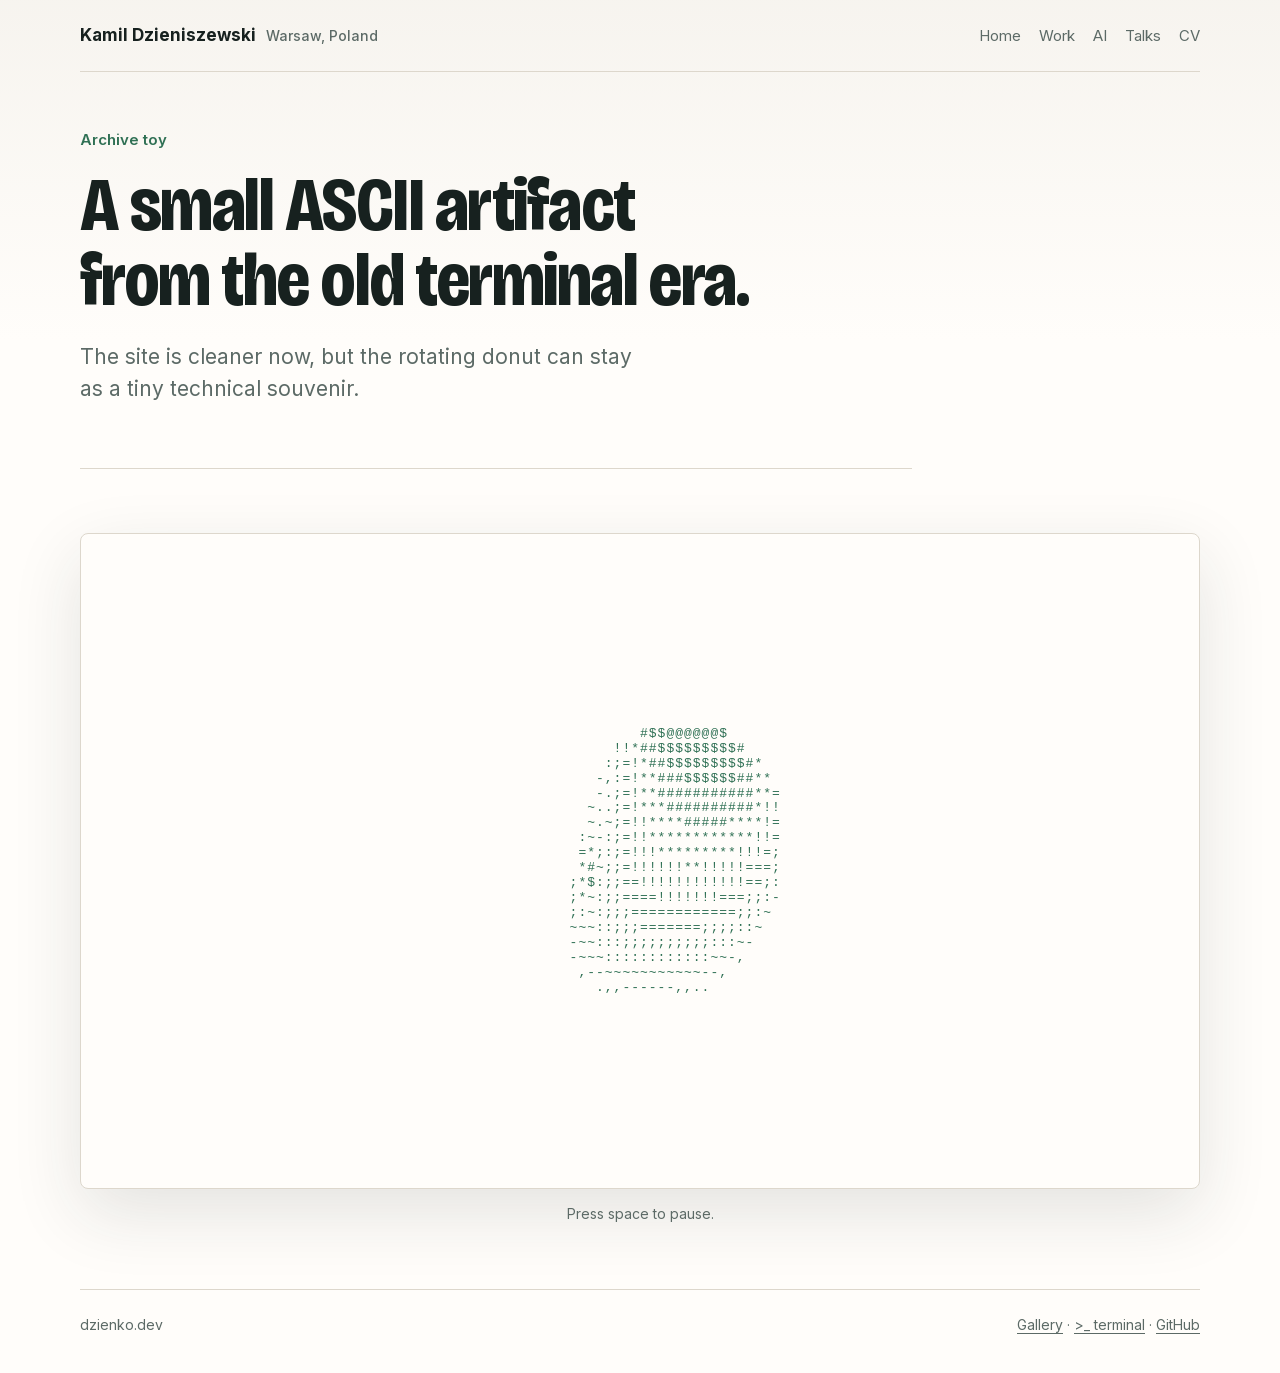
<file: donut.html>
<!DOCTYPE html>
<html lang="en">
<head>
  <meta charset="UTF-8">
  <meta name="viewport" content="width=device-width, initial-scale=1.0">
  <meta name="theme-color" content="#fffdfa" media="(prefers-color-scheme: light)">
  <meta name="theme-color" content="#131816" media="(prefers-color-scheme: dark)">
  <title>ASCII Donut - Kamil Dzieniszewski</title>
  <meta name="description" content="A tiny ASCII donut easter egg from the old dzienko.dev terminal.">
  <meta name="robots" content="noindex, follow">
  <link rel="icon" type="image/svg+xml" href="/favicon.svg">
  <link rel="stylesheet" href="site.css">
  <style>
    .donut-wrap {
      display: grid;
      place-items: center;
      min-height: 520px;
      padding: 28px;
      border: 1px solid var(--line);
      border-radius: var(--radius);
      background: var(--paper);
      box-shadow: var(--shadow);
      overflow: auto;
    }

    pre {
      margin: 0;
      color: var(--green);
      font: 13px / 1.15 ui-monospace, SFMono-Regular, Menlo, Monaco, Consolas, "Liberation Mono", monospace;
      letter-spacing: 1px;
      user-select: none;
    }

    .hint {
      margin: 14px 0 0;
      color: var(--muted);
      font-size: 14px;
      text-align: center;
    }

    @media (max-width: 620px) {
      .donut-wrap {
        min-height: 420px;
        padding: 18px 10px;
        overflow: hidden;
      }

      pre {
        font-size: 5px;
        letter-spacing: 0.35px;
      }
    }
  </style>
  <script defer src="https://cloud.umami.is/script.js" data-website-id="6faaedb9-c397-47cc-8526-5fbbb8944d24" data-domains="dzienko.dev"></script>
</head>
<body>
  <a class="skip-link" href="#main">Skip to content</a>
  <div class="page">
    <header class="topbar">
      <a class="brand" href="/">Kamil Dzieniszewski <span>Warsaw, Poland</span></a>
      <nav class="nav" aria-label="Main navigation">
        <a href="/">Home</a>
        <a href="projects.html">Work</a>
        <a href="ai.html">AI</a>
        <a href="talks.html">Talks</a>
        <a href="cv.pdf">CV</a>
      </nav>
    </header>

    <main id="main">
      <section class="hero hero-simple">
        <p class="eyebrow">Archive toy</p>
        <h1>A small ASCII artifact from the old terminal era.</h1>
        <p class="lead">The site is cleaner now, but the rotating donut can stay as a tiny technical souvenir.</p>
      </section>

      <section class="section">
        <div class="donut-wrap" aria-label="Animated ASCII donut">
          <pre id="canvas"></pre>
        </div>
        <p class="hint">Press space to pause.</p>
      </section>
    </main>

    <footer class="footer">
      <span>dzienko.dev</span>
      <span><a href="gallery.html">Gallery</a> · <a href="terminal.html">&gt;_ terminal</a> · <a href="https://github.com/dzienisz" target="_blank" rel="noopener">GitHub</a></span>
    </footer>
  </div>

  <script>
    const W = 70, H = 40;
    let A = 0, B = 0;
    let paused = false;

    const CHARS = '.,-~:;=!*#$@';

    function frame() {
      const buf = new Array(W * H).fill(' ');
      const zbuf = new Array(W * H).fill(0);

      const cosA = Math.cos(A), sinA = Math.sin(A);
      const cosB = Math.cos(B), sinB = Math.sin(B);

      for (let theta = 0; theta < 2 * Math.PI; theta += 0.07) {
        const cosTheta = Math.cos(theta), sinTheta = Math.sin(theta);

        for (let phi = 0; phi < 2 * Math.PI; phi += 0.02) {
          const cosPhi = Math.cos(phi), sinPhi = Math.sin(phi);
          const cx = cosTheta + 2;
          const cy = sinTheta;
          const x = cx * (cosB * cosPhi + sinA * sinB * sinPhi) - cy * cosA * sinB;
          const y = cx * (sinB * cosPhi - sinA * cosB * sinPhi) + cy * cosA * cosB;
          const z = 5 + cosA * cx * sinPhi + cy * sinA;
          const ooz = 1 / z;
          const px = Math.floor(W / 2 + 28 * ooz * x);
          const py = Math.floor(H / 2 - 12 * ooz * y);

          if (px >= 0 && px < W && py >= 0 && py < H) {
            const idx = py * W + px;
            const L = cosPhi * cosTheta * sinB
              - cosA * cosTheta * sinPhi
              - sinA * sinTheta
              + cosB * (cosA * sinTheta - cosTheta * sinA * sinPhi);

            if (ooz > zbuf[idx]) {
              zbuf[idx] = ooz;
              const charIdx = Math.max(0, Math.floor(L * 8));
              buf[idx] = CHARS[charIdx] ?? CHARS[0];
            }
          }
        }
      }

      let out = '';
      for (let row = 0; row < H; row++) {
        out += buf.slice(row * W, row * W + W).join('') + '\n';
      }
      document.getElementById('canvas').textContent = out;

      A += 0.04;
      B += 0.02;
    }

    function loop() {
      if (!paused) frame();
      requestAnimationFrame(loop);
    }

    document.addEventListener('keydown', event => {
      if (event.code === 'Space') {
        event.preventDefault();
        paused = !paused;
      }
    });

    loop();
  </script>
</body>
</html>
</file>
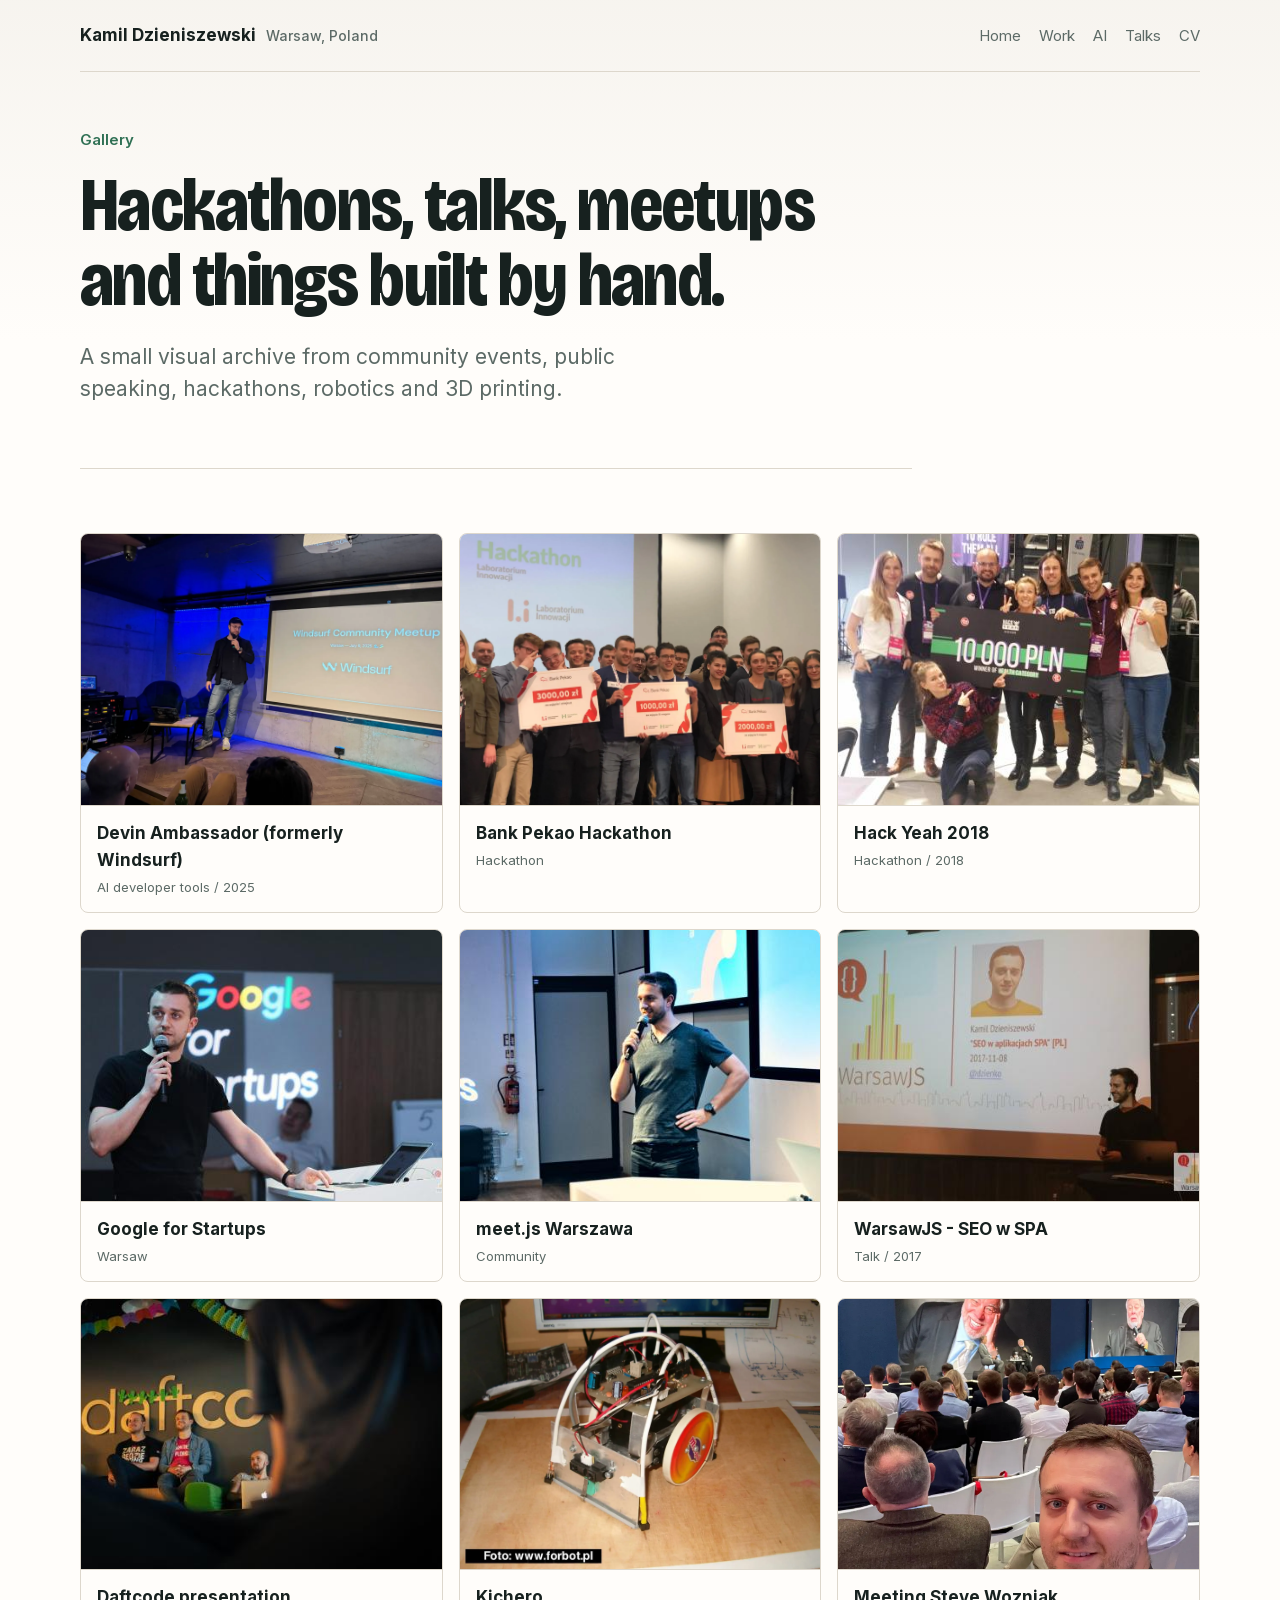
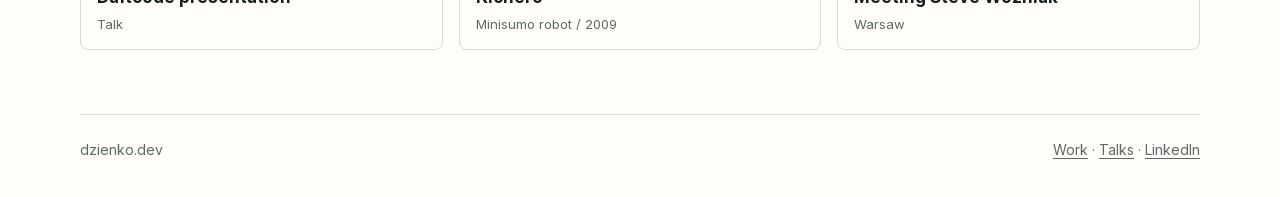
<file: gallery.html>
<!DOCTYPE html>
<html lang="en">
<head>
  <meta charset="UTF-8">
  <meta name="viewport" content="width=device-width, initial-scale=1.0">
  <meta name="theme-color" content="#fffdfa" media="(prefers-color-scheme: light)">
  <meta name="theme-color" content="#131816" media="(prefers-color-scheme: dark)">
  <title>Gallery - Kamil Dzieniszewski</title>
  <meta name="description" content="Photo gallery from hackathons, talks, community events and hardware projects by Kamil Dzieniszewski.">
  <link rel="canonical" href="https://dzienko.dev/gallery.html">
  <link rel="icon" type="image/svg+xml" href="/favicon.svg">

  <meta property="og:type" content="website">
  <meta property="og:title" content="Gallery - Kamil Dzieniszewski">
  <meta property="og:description" content="Photos from hackathons, talks, community events and hardware projects.">
  <meta property="og:url" content="https://dzienko.dev/gallery.html">
  <meta property="og:site_name" content="dzienko.dev">
  <meta property="og:image" content="https://dzienko.dev/og-image.png">
  <meta property="og:image:width" content="1200">
  <meta property="og:image:height" content="630">
  <meta property="og:image:alt" content="Kamil Dzieniszewski - Frontend & AI-Native Developer">
  <meta property="og:locale" content="en_US">

  <meta name="twitter:card" content="summary_large_image">
  <meta name="twitter:site" content="@dzienko">
  <meta name="twitter:creator" content="@dzienko">
  <meta name="twitter:title" content="Gallery - Kamil Dzieniszewski">
  <meta name="twitter:description" content="Photos from hackathons, talks, community events and hardware projects.">
  <meta name="twitter:image" content="https://dzienko.dev/og-image.png">
  <meta name="twitter:image:alt" content="Kamil Dzieniszewski - Frontend & AI-Native Developer">
  <link rel="stylesheet" href="site.css">
  <script defer src="https://cloud.umami.is/script.js" data-website-id="6faaedb9-c397-47cc-8526-5fbbb8944d24" data-domains="dzienko.dev"></script>
</head>
<body>
  <a class="skip-link" href="#main">Skip to content</a>
  <div class="page">
    <header class="topbar">
      <a class="brand" href="/">Kamil Dzieniszewski <span>Warsaw, Poland</span></a>
      <nav class="nav" aria-label="Main navigation">
        <a href="/">Home</a>
        <a href="projects.html">Work</a>
        <a href="ai.html">AI</a>
        <a href="talks.html">Talks</a>
        <a href="cv.pdf">CV</a>
      </nav>
    </header>

    <main id="main">
      <section class="hero hero-simple">
        <p class="eyebrow">Gallery</p>
        <h1>Hackathons, talks, meetups and things built by hand.</h1>
        <p class="lead">
          A small visual archive from community events, public speaking, hackathons, robotics and 3D printing.
        </p>
      </section>

      <section class="section">
        <div class="photo-grid">
          <article class="photo-card">
            <img src="photos/devin-ambassador.webp" alt="Devin (formerly Windsurf) Ambassador" width="1600" height="1200" loading="lazy" decoding="async">
            <div class="caption"><strong>Devin Ambassador (formerly Windsurf)</strong><span>AI developer tools / 2025</span></div>
          </article>

          <article class="photo-card">
            <img src="photos/bank-pekao-hackathon.webp" alt="Bank Pekao Hackathon" width="1478" height="1108" loading="lazy" decoding="async">
            <div class="caption"><strong>Bank Pekao Hackathon</strong><span>Hackathon</span></div>
          </article>

          <article class="photo-card">
            <img src="photos/hack-yeah-2018.jpeg" alt="Hack Yeah 2018" width="480" height="311" loading="lazy" decoding="async">
            <div class="caption"><strong>Hack Yeah 2018</strong><span>Hackathon / 2018</span></div>
          </article>

          <article class="photo-card">
            <img src="photos/google-for-startups.jpeg" alt="Google for Startups" width="480" height="320" loading="lazy" decoding="async">
            <div class="caption"><strong>Google for Startups</strong><span>Warsaw</span></div>
          </article>

          <article class="photo-card">
            <img src="photos/meetjs-warszawa.jpeg" alt="meet.js Warszawa" width="480" height="320" loading="lazy" decoding="async">
            <div class="caption"><strong>meet.js Warszawa</strong><span>Community</span></div>
          </article>

          <article class="photo-card">
            <img src="photos/warsawjs-seo-w-spa.jpeg" alt="WarsawJS SEO w SPA" width="480" height="320" loading="lazy" decoding="async">
            <div class="caption"><strong>WarsawJS - SEO w SPA</strong><span>Talk / 2017</span></div>
          </article>

          <article class="photo-card">
            <img src="photos/daftcode-presentation.jpeg" alt="Daftcode presentation" width="480" height="319" loading="lazy" decoding="async">
            <div class="caption"><strong>Daftcode presentation</strong><span>Talk</span></div>
          </article>

          <article class="photo-card">
            <img src="photos/robot-kichero.webp" alt="Kichero minisumo robot" width="1600" height="1200" loading="lazy" decoding="async">
            <div class="caption"><strong>Kichero</strong><span>Minisumo robot / 2009</span></div>
          </article>

          <article class="photo-card">
            <img src="photos/steve-wozniak.webp" alt="Meeting Steve Wozniak" width="1170" height="1560" loading="lazy" decoding="async">
            <div class="caption"><strong>Meeting Steve Wozniak</strong><span>Warsaw</span></div>
          </article>
        </div>
      </section>
    </main>

    <footer class="footer">
      <span>dzienko.dev</span>
      <span><a href="projects.html">Work</a> · <a href="talks.html">Talks</a> · <a href="https://www.linkedin.com/in/dzieniszewski/" target="_blank" rel="noopener">LinkedIn</a></span>
    </footer>
  </div>
</body>
</html>
</file>
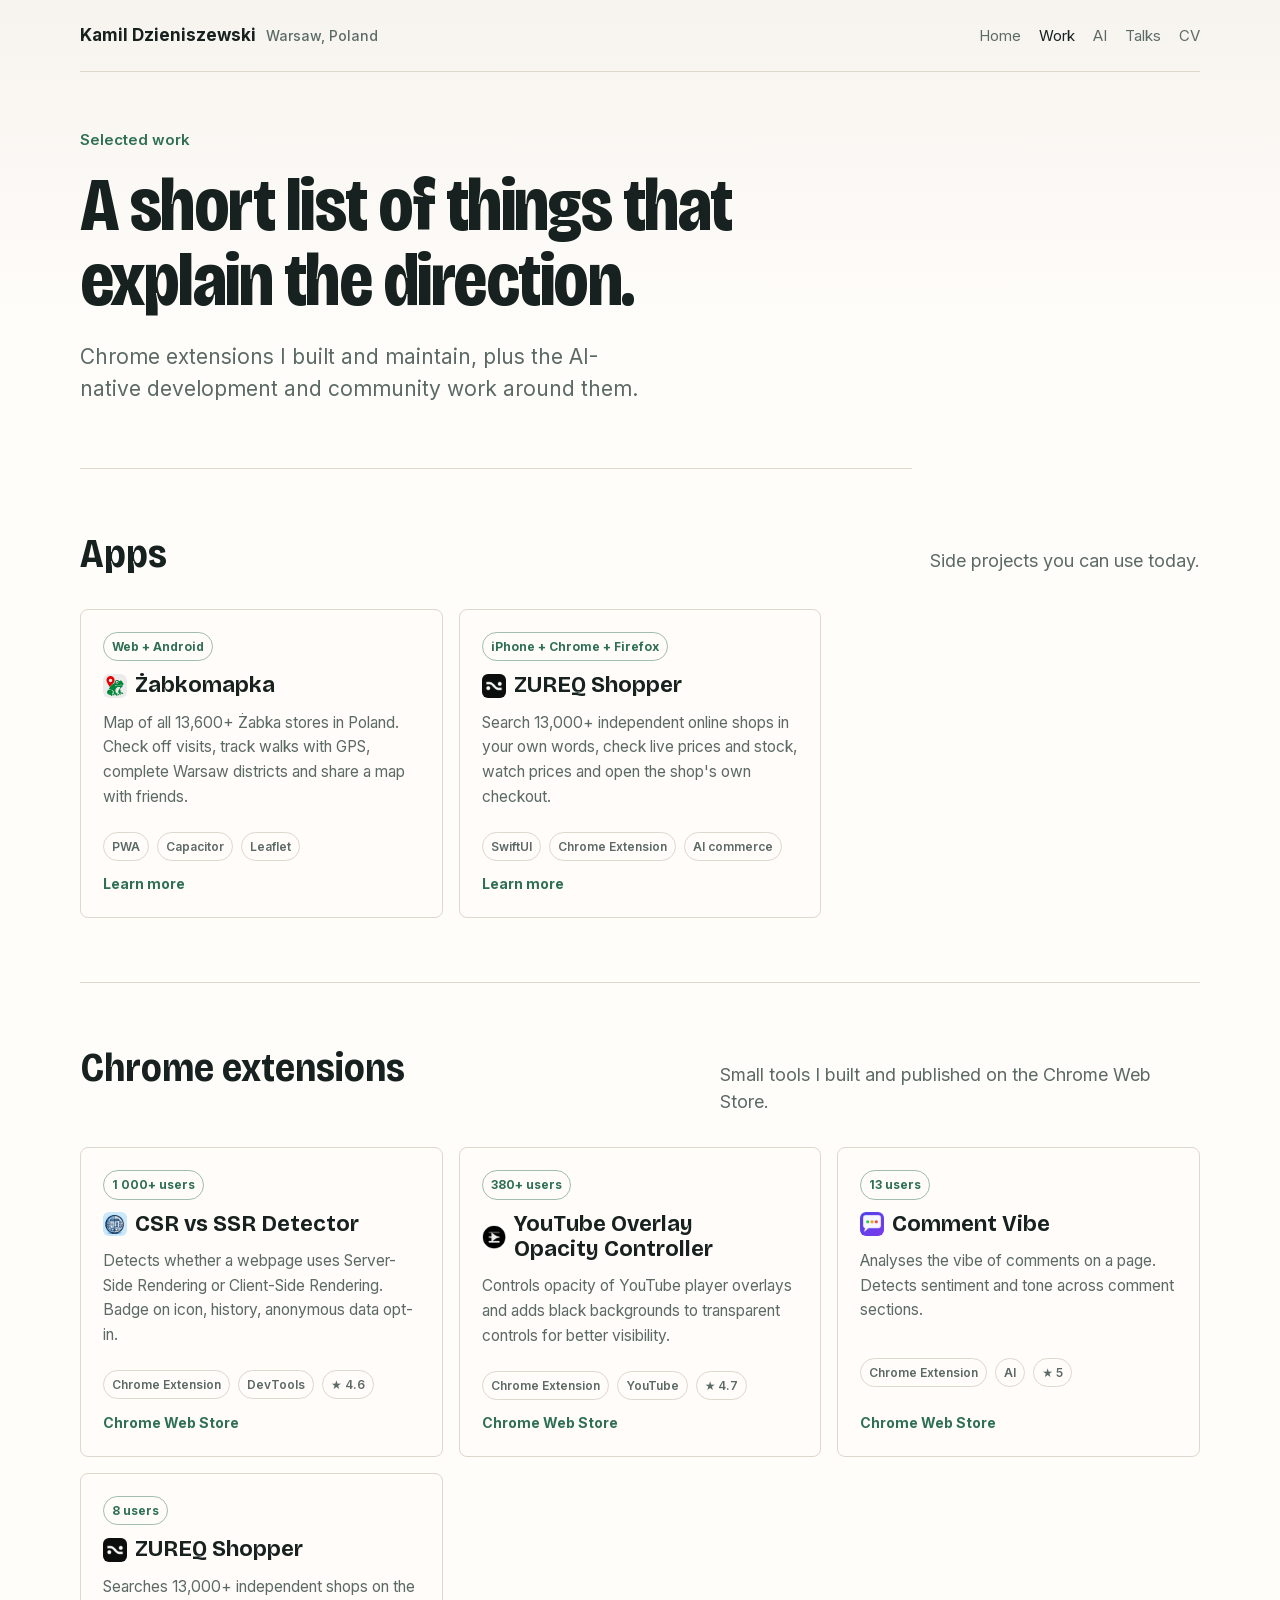
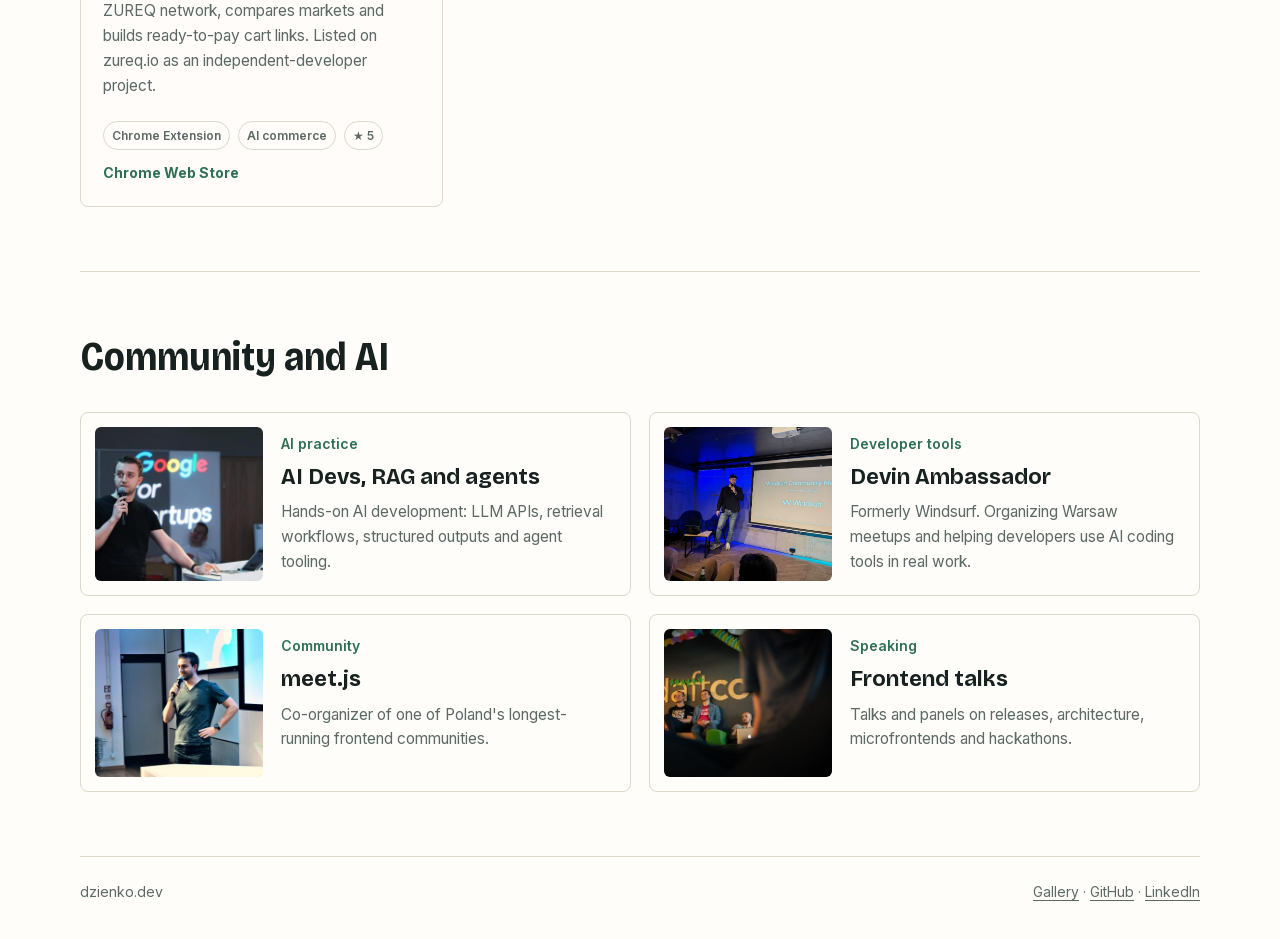
<file: projects.html>
<!DOCTYPE html>
<html lang="en">
<head>
  <meta charset="UTF-8">
  <meta name="viewport" content="width=device-width, initial-scale=1.0">
  <meta name="theme-color" content="#fffdfa" media="(prefers-color-scheme: light)">
  <meta name="theme-color" content="#131816" media="(prefers-color-scheme: dark)">
  <title>Selected Work - Kamil Dzieniszewski</title>
  <meta name="description" content="Selected frontend, AI and community work by Kamil Dzieniszewski.">
  <link rel="canonical" href="https://dzienko.dev/projects.html">
  <link rel="icon" type="image/svg+xml" href="/favicon.svg">

  <meta property="og:type" content="website">
  <meta property="og:title" content="Selected Work - Kamil Dzieniszewski">
  <meta property="og:description" content="Selected frontend, AI and community work by Kamil Dzieniszewski.">
  <meta property="og:url" content="https://dzienko.dev/projects.html">
  <meta property="og:site_name" content="dzienko.dev">
  <meta property="og:image" content="https://dzienko.dev/og-image.png">
  <meta property="og:image:width" content="1200">
  <meta property="og:image:height" content="630">
  <meta property="og:image:alt" content="Kamil Dzieniszewski - Frontend & AI-Native Developer">
  <meta property="og:locale" content="en_US">

  <meta name="twitter:card" content="summary_large_image">
  <meta name="twitter:site" content="@dzienko">
  <meta name="twitter:creator" content="@dzienko">
  <meta name="twitter:title" content="Selected Work - Kamil Dzieniszewski">
  <meta name="twitter:description" content="Selected frontend, AI and community work by Kamil Dzieniszewski.">
  <meta name="twitter:image" content="https://dzienko.dev/og-image.png">
  <meta name="twitter:image:alt" content="Kamil Dzieniszewski - Frontend & AI-Native Developer">
  <link rel="stylesheet" href="site.css">
  <script defer src="https://cloud.umami.is/script.js" data-website-id="6faaedb9-c397-47cc-8526-5fbbb8944d24" data-domains="dzienko.dev"></script>
</head>
<body>
  <a class="skip-link" href="#main">Skip to content</a>
  <div class="page">
    <header class="topbar">
      <a class="brand" href="/">Kamil Dzieniszewski <span>Warsaw, Poland</span></a>
      <nav class="nav" aria-label="Main navigation">
        <a href="/">Home</a>
        <a href="projects.html" aria-current="page">Work</a>
        <a href="ai.html">AI</a>
        <a href="talks.html">Talks</a>
        <a href="cv.pdf">CV</a>
      </nav>
    </header>

    <main id="main">
      <section class="hero hero-simple">
        <p class="eyebrow">Selected work</p>
        <h1>A short list of things that explain the direction.</h1>
        <p class="lead">Chrome extensions I built and maintain, plus the AI-native development and community work around them.</p>
      </section>

      <section class="section">
        <div class="section-head">
          <h2>Apps</h2>
          <p class="section-intro">Side projects you can use today.</p>
        </div>
        <div class="grid">
          <a class="card" href="zabkomapka.html" data-umami-event="zabkomapka-page" data-umami-event-page="projects">
            <span class="badge active">Web + Android</span>
            <h3><img class="ext-icon" src="icons/zabkomapka.svg" alt="" width="24" height="24">Żabkomapka</h3>
            <p>Map of all 13,600+ Żabka stores in Poland. Check off visits, track walks with GPS, complete Warsaw districts and share a map with friends.</p>
            <div class="tags"><span class="tag">PWA</span><span class="tag">Capacitor</span><span class="tag">Leaflet</span></div>
            <span class="link-row">Learn more</span>
          </a>
          <a class="card" href="zureq-shopper.html" data-umami-event="zureq-shopper-page" data-umami-event-page="projects">
            <span class="badge active">iPhone + Chrome + Firefox</span>
            <h3><img class="ext-icon" src="icons/zureq-shopper.jpg" alt="" width="24" height="24">ZUREQ Shopper</h3>
            <p>Search 13,000+ independent online shops in your own words, check live prices and stock, watch prices and open the shop's own checkout.</p>
            <div class="tags"><span class="tag">SwiftUI</span><span class="tag">Chrome Extension</span><span class="tag">AI commerce</span></div>
            <span class="link-row">Learn more</span>
          </a>
        </div>
      </section>

      <section class="section">
        <div class="section-head">
          <h2>Chrome extensions</h2>
          <p class="section-intro">Small tools I built and published on the Chrome Web Store.</p>
        </div>
        <div class="grid">
          <a class="card" href="https://chromewebstore.google.com/detail/csr-vs-ssr-detector/fhiopdjeekafnhmfbcfoolhejdgjpkgg?utm_source=dzienko.dev&amp;utm_medium=referral&amp;utm_campaign=projects" data-umami-event="cws-click" data-umami-event-extension="csr-vs-ssr-detector" data-umami-event-page="projects" target="_blank" rel="noopener">
            <span class="badge active">1 000+ users</span>
            <h3><img class="ext-icon" src="icons/csr-vs-ssr-detector.jpg" alt="" width="24" height="24">CSR vs SSR Detector</h3>
            <p>Detects whether a webpage uses Server-Side Rendering or Client-Side Rendering. Badge on icon, history, anonymous data opt-in.</p>
            <div class="tags"><span class="tag">Chrome Extension</span><span class="tag">DevTools</span><span class="tag">★ 4.6</span></div>
            <span class="link-row">Chrome Web Store</span>
          </a>

          <a class="card" href="https://chromewebstore.google.com/detail/youtube-overlay-opacity-c/dcmmcbdcbpaoefhnlogalnfnnmjolfbh?utm_source=dzienko.dev&amp;utm_medium=referral&amp;utm_campaign=projects" data-umami-event="cws-click" data-umami-event-extension="youtube-overlay-opacity-c" data-umami-event-page="projects" target="_blank" rel="noopener">
            <span class="badge active">380+ users</span>
            <h3><img class="ext-icon" src="icons/youtube-controls.jpg" alt="" width="24" height="24">YouTube Overlay Opacity Controller</h3>
            <p>Controls opacity of YouTube player overlays and adds black backgrounds to transparent controls for better visibility.</p>
            <div class="tags"><span class="tag">Chrome Extension</span><span class="tag">YouTube</span><span class="tag">★ 4.7</span></div>
            <span class="link-row">Chrome Web Store</span>
          </a>

          <a class="card" href="https://chromewebstore.google.com/detail/comment-vibe/kibcnjcipaofjlbbnjdjaobbkoajiejp?utm_source=dzienko.dev&amp;utm_medium=referral&amp;utm_campaign=projects" data-umami-event="cws-click" data-umami-event-extension="comment-vibe" data-umami-event-page="projects" target="_blank" rel="noopener">
            <span class="badge active">13 users</span>
            <h3><img class="ext-icon" src="icons/comment-vibe.jpg" alt="" width="24" height="24">Comment Vibe</h3>
            <p>Analyses the vibe of comments on a page. Detects sentiment and tone across comment sections.</p>
            <div class="tags"><span class="tag">Chrome Extension</span><span class="tag">AI</span><span class="tag">★ 5</span></div>
            <span class="link-row">Chrome Web Store</span>
          </a>

          <a class="card" href="https://chromewebstore.google.com/detail/zureq-shopper/lgmpclicbbpjabhihbmpjdokopeiofpj?utm_source=dzienko.dev&amp;utm_medium=referral&amp;utm_campaign=projects" data-umami-event="cws-click" data-umami-event-extension="zureq-shopper" data-umami-event-page="projects" target="_blank" rel="noopener">
            <span class="badge active">8 users</span>
            <h3><img class="ext-icon" src="icons/zureq-shopper.jpg" alt="" width="24" height="24">ZUREQ Shopper</h3>
            <p>Searches 13,000+ independent shops on the ZUREQ network, compares markets and builds ready-to-pay cart links. Listed on zureq.io as an independent-developer project.</p>
            <div class="tags"><span class="tag">Chrome Extension</span><span class="tag">AI commerce</span><span class="tag">★ 5</span></div>
            <span class="link-row">Chrome Web Store</span>
          </a>
        </div>
      </section>

      <section class="section">
        <div class="section-head">
          <h2>Community and AI</h2>
        </div>
        <div class="media-grid">
          <a class="media-card" href="ai.html">
            <img src="photos/google-for-startups.jpeg" alt="Kamil speaking at Google for Startups" width="480" height="320" loading="lazy" decoding="async">
            <div class="media-copy">
              <span class="tagline">AI practice</span>
              <h3>AI Devs, RAG and agents</h3>
              <p>Hands-on AI development: LLM APIs, retrieval workflows, structured outputs and agent tooling.</p>
            </div>
          </a>

          <a class="media-card" href="https://windsurf.com/refer?referral_code=b506a23128" target="_blank" rel="noopener">
            <img src="photos/devin-ambassador.webp" alt="Devin (formerly Windsurf) Ambassador meetup" width="1600" height="1200" loading="lazy" decoding="async">
            <div class="media-copy">
              <span class="tagline">Developer tools</span>
              <h3>Devin Ambassador</h3>
              <p>Formerly Windsurf. Organizing Warsaw meetups and helping developers use AI coding tools in real work.</p>
            </div>
          </a>

          <a class="media-card" href="https://meetjs.pl" target="_blank" rel="noopener">
            <img src="photos/meetjs-warszawa.jpeg" alt="meet.js Warsaw event" width="480" height="320" loading="lazy" decoding="async">
            <div class="media-copy">
              <span class="tagline">Community</span>
              <h3>meet.js</h3>
              <p>Co-organizer of one of Poland's longest-running frontend communities.</p>
            </div>
          </a>

          <a class="media-card" href="talks.html">
            <img src="photos/daftcode-presentation.jpeg" alt="Kamil presenting at Daftcode" width="480" height="319" loading="lazy" decoding="async">
            <div class="media-copy">
              <span class="tagline">Speaking</span>
              <h3>Frontend talks</h3>
              <p>Talks and panels on releases, architecture, microfrontends and hackathons.</p>
            </div>
          </a>
        </div>
      </section>

    </main>

    <footer class="footer">
      <span>dzienko.dev</span>
      <span><a href="gallery.html">Gallery</a> · <a href="https://github.com/dzienisz" target="_blank" rel="noopener">GitHub</a> · <a href="https://www.linkedin.com/in/dzieniszewski/" target="_blank" rel="noopener">LinkedIn</a></span>
    </footer>
  </div>
</body>
</html>
</file>
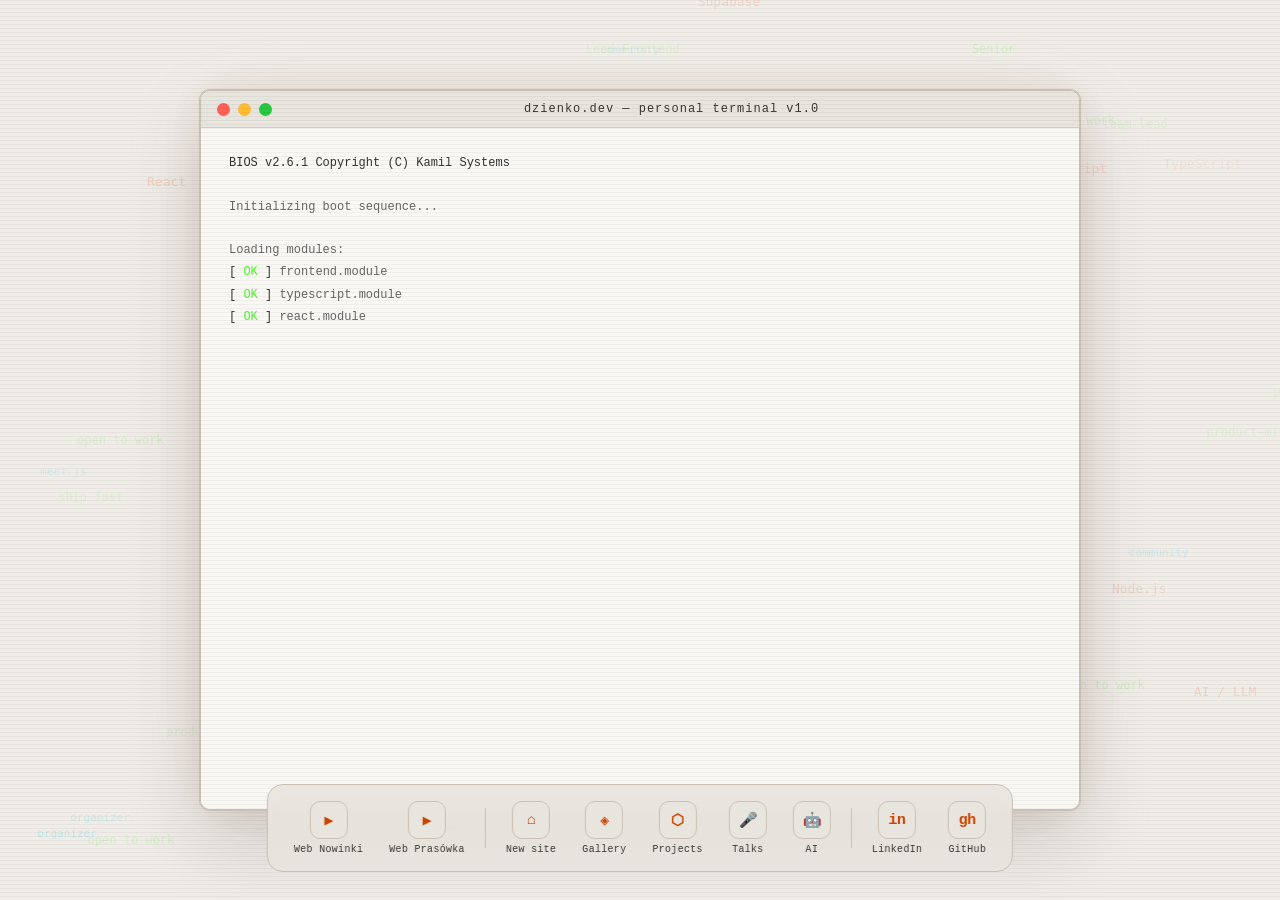
<file: terminal.html>
<!DOCTYPE html>
<html lang="en">
<head>
  <meta charset="UTF-8">
  <meta name="viewport" content="width=device-width, initial-scale=1.0">

  <title>Terminal - Kamil Dzieniszewski</title>
  <meta name="description" content="Kamil Dzieniszewski — Senior/Lead Frontend Developer based in Warsaw, Poland. Open to new opportunities. React, TypeScript, Next.js, AI. Community builder, meet.js co-organizer, builds with AI.">
  <meta name="author" content="Kamil Dzieniszewski">
  <meta name="keywords" content="Kamil Dzieniszewski, frontend developer, React, TypeScript, Next.js, Warsaw, meet.js, community builder, AI developer, open to work, available for hire">
  <meta name="robots" content="noindex, follow">
  <link rel="icon" type="image/svg+xml" href="/favicon.svg">
  <link rel="canonical" href="https://dzienko.dev/terminal.html">

  <!-- Open Graph -->
  <meta property="og:type" content="profile">
  <meta property="og:title" content="Kamil Dzieniszewski — Senior Frontend Developer">
  <meta property="og:description" content="Senior/Lead Frontend Developer based in Warsaw. Building with React, TypeScript & Next.js. Co-organizer of meet.js. Builds with AI.">
  <meta property="og:url" content="https://dzienko.dev/terminal.html">
  <meta property="og:site_name" content="dzienko.dev">
  <meta property="og:image" content="https://dzienko.dev/og-image.png">
  <meta property="og:image:width" content="1200">
  <meta property="og:image:height" content="630">
  <meta property="og:image:alt" content="Kamil Dzieniszewski — Senior Frontend Developer">
  <meta property="og:locale" content="en_US">
  <meta property="profile:first_name" content="Kamil">
  <meta property="profile:last_name" content="Dzieniszewski">

  <!-- Twitter / X Card -->
  <meta name="twitter:card" content="summary">
  <meta name="twitter:site" content="@dzienko">
  <meta name="twitter:creator" content="@dzienko">
  <meta name="twitter:title" content="Kamil Dzieniszewski — Senior Frontend Developer">
  <meta name="twitter:description" content="Senior/Lead Frontend Developer based in Warsaw. Building with React, TypeScript & Next.js. Co-organizer of meet.js. Builds with AI.">
  <meta name="twitter:image" content="https://dzienko.dev/og-image.png">
  <meta name="twitter:image:alt" content="Kamil Dzieniszewski — Senior Frontend Developer">
  <style>
    :root {
      --accent: #ff6b35;
      --glow-a: rgba(255,107,53,0.12);
      --glow-b: rgba(255,107,53,0.05);
      --bg-body: #080808;
      --bg-term: #0d0d0d;
      --bg-title: #141414;
      --border: #2a2a2a;
      --border2: #222;
      --text: #c8c8c8;
      --text-bright: #e0e0e0;
      --scrollbar: #2a2a2a;
      --dock-bg: rgba(13,13,13,0.75);
      --text-muted: #808080;
    }

    :root.light {
      --bg-body: #f0ede8;
      --bg-term: #faf8f5;
      --bg-title: #e8e4de;
      --border: #c8c0b4;
      --border2: #d4cdc4;
      --text: #3a3530;
      --text-bright: #1a1510;
      --scrollbar: #c8c0b4;
      --dock-bg: rgba(232,228,222,0.85);
      --text-muted: #6b645c;
    }

    * { margin: 0; padding: 0; box-sizing: border-box; }

    body {
      background: var(--bg-body);
      display: flex;
      align-items: center;
      justify-content: center;
      min-height: 100vh;
      font-family: 'Fira Code', 'JetBrains Mono', 'Cascadia Code', 'Courier New', monospace;
    }

    body::after {
      content: '';
      position: fixed;
      inset: 0;
      background: repeating-linear-gradient(
        0deg, transparent, transparent 3px,
        rgba(0,0,0,0.04) 3px, rgba(0,0,0,0.04) 4px
      );
      pointer-events: none;
      z-index: 5;
    }

    .terminal {
      width: 880px;
      max-width: 98vw;
      height: 92vh;
      max-height: 720px;
      border: 1px solid var(--border);
      border-radius: 10px;
      overflow: hidden;
      display: flex;
      flex-direction: column;
      box-shadow:
        0 0 0 1px var(--border),
        0 0 40px var(--glow-a),
        0 0 100px var(--glow-b),
        0 30px 80px rgba(0,0,0,0.15);
    }

    .titlebar {
      background: var(--bg-title);
      padding: 11px 16px;
      display: flex;
      align-items: center;
      gap: 8px;
      border-bottom: 1px solid var(--border2);
      flex-shrink: 0;
      user-select: none;
    }

    .dot { width: 13px; height: 13px; border-radius: 50%; border: none; padding: 0; cursor: pointer; }
    .dot:focus-visible { outline: 2px solid var(--accent); outline-offset: 2px; }
    .dot-r { background: #ff5f57; }
    .dot-y { background: #febc2e; }
    .dot-g { background: #28c840; }

    .titlebar-text {
      flex: 1;
      text-align: center;
      color: var(--text);
      font-size: 12px;
      letter-spacing: 1px;
    }

    .term-body {
      flex: 1;
      background: var(--bg-term);
      overflow-y: auto;
      padding: 24px 28px 90px;
      color: var(--text);
      font-size: 13px;
      line-height: 1.65;
      scrollbar-width: thin;
      scrollbar-color: var(--scrollbar) transparent;
    }

    .term-body::-webkit-scrollbar { width: 5px; }
    .term-body::-webkit-scrollbar-thumb { background: var(--scrollbar); border-radius: 3px; }

    #cmd {
      background: transparent;
      border: none;
      outline: none;
      color: var(--text-bright);
      font-family: inherit;
      font-size: 13px;
      flex: 1;
      caret-color: var(--accent);
    }

    input::placeholder { color: var(--accent); opacity: 0.35; }

    .o { color: var(--accent); }
    .g { color: #4af626; }
    .y { color: #ffc947; }
    .c { color: #00d4ff; }
    .d { color: var(--text-muted); }
    .w { color: #e8e8e8; }
    .r { color: #ff4c4c; }

    /* ── DOCK ── */
    .dock {
      position: fixed;
      bottom: 28px;
      left: 50%;
      transform: translateX(-50%);
      z-index: 10;
      display: flex;
      align-items: center;
      gap: 6px;
      background: var(--dock-bg);
      border: 1px solid var(--border);
      border-radius: 16px;
      padding: 10px 16px;
      backdrop-filter: blur(12px);
      -webkit-backdrop-filter: blur(12px);
    }

    .dock-item {
      display: flex;
      flex-direction: column;
      align-items: center;
      gap: 5px;
      text-decoration: none;
      padding: 6px 10px;
      border-radius: 10px;
      transition: background 0.15s, transform 0.15s;
      cursor: pointer;
    }
    .dock-item:hover {
      background: rgba(255,107,53,0.08);
      transform: translateY(-3px);
    }

    .dock-icon {
      width: 38px;
      height: 38px;
      border-radius: 10px;
      background: var(--bg-title);
      border: 1px solid var(--border);
      display: flex;
      align-items: center;
      justify-content: center;
      font-size: 15px;
      color: var(--accent);
      font-family: inherit;
      font-weight: bold;
      letter-spacing: -0.5px;
    }
    .dock-item:hover .dock-icon {
      border-color: var(--accent);
    }

    .dock-label {
      font-size: 10px;
      color: var(--text);
      letter-spacing: 0.3px;
      white-space: nowrap;
    }

    .dock-sep {
      width: 1px;
      height: 40px;
      background: var(--border);
      margin: 0 4px;
    }

    @media (max-width: 640px) {
      body { align-items: flex-start; }
      .terminal {
        width: 100vw; height: 100vh; max-height: 100vh;
        border-radius: 0; border: none; box-shadow: none;
      }
      .term-body { font-size: 11px; padding: 14px 12px 104px; }
      .ascii-pre { font-size: 6px !important; line-height: 1.1 !important; }
      #bg-canvas { display: none; }
      .dock {
        left: 8px; right: 8px; bottom: 8px;
        transform: none;
        gap: 2px;
        padding: 6px 8px;
        overflow-x: auto;
        scrollbar-width: none;
      }
      .dock::-webkit-scrollbar { display: none; }
      .dock-item { flex-shrink: 0; padding: 4px 6px; }
      .dock-item:hover { transform: none; }
      .dock-icon { width: 32px; height: 32px; font-size: 13px; }
      .dock-sep { flex-shrink: 0; height: 32px; }
    }
  </style>
  <script defer src="https://cloud.umami.is/script.js" data-website-id="6faaedb9-c397-47cc-8526-5fbbb8944d24" data-domains="dzienko.dev"></script>
</head>
<body>

<!-- Static content for crawlers that don't execute JS -->
<noscript>
  <div style="font-family:monospace;max-width:700px;margin:40px auto;padding:20px;color:#ccc;background:#0d0d0d">
    <h1>Kamil Dzieniszewski</h1>
    <p>Senior / Lead Frontend Developer — Warsaw, Poland</p>
    <p>Community builder · builds with AI · meet.js co-organizer</p>
    <h2>About</h2>
    <p>Senior/Lead Frontend Developer and product-oriented technologist. Building at the intersection of software engineering, community, and product thinking. Open to new opportunities.</p>
    <h2>Skills</h2>
    <p>React, TypeScript, Next.js, Supabase, PostgreSQL, AI/LLM development, React Native / Expo</p>
    <h2>Community</h2>
    <p>Co-organizer of meet.js — one of Poland's longest-running frontend communities. Devin (formerly Windsurf) Ambassador, organizing meetups in Warsaw.</p>
    <h2>Contact</h2>
    <p>Email: kamil.dzieniszewski@gmail.com</p>
    <p>LinkedIn: linkedin.com/in/dzieniszewski</p>
    <p>X: x.com/dzienko</p>
  </div>
</noscript>

<canvas id="bg-canvas" style="position:fixed;inset:0;width:100%;height:100%;z-index:0;pointer-events:none"></canvas>

<div class="terminal" style="position:relative;z-index:1">
  <div class="titlebar">
    <button type="button" class="dot dot-r" id="dot-r" aria-label="Run rm -rf /" title="rm -rf /"></button>
    <button type="button" class="dot dot-y" id="dot-y" aria-label="Toggle light/dark theme" title="toggle light/dark"></button>
    <button type="button" class="dot dot-g" id="dot-g" aria-label="Run matrix effect" title="matrix"></button>
    <div class="titlebar-text">dzienko.dev — personal terminal v1.0</div>
  </div>
  <div class="term-body" id="tb"></div>
</div>

<nav class="dock" aria-label="Quick links">
  <a class="dock-item" href="https://www.youtube.com/playlist?list=PLfw7v_5i7LoJGlATHL8rvE_IU02ACWOkp" target="_blank" rel="noopener">
    <div class="dock-icon">▶</div>
    <span class="dock-label">Web Nowinki</span>
  </a>
  <a class="dock-item" href="https://www.youtube.com/playlist?list=PLOzzvlJKwOdVAA2gLzQHju68dxkOhUzkd" target="_blank" rel="noopener">
    <div class="dock-icon">▶</div>
    <span class="dock-label">Web Prasówka</span>
  </a>
  <div class="dock-sep"></div>
  <a class="dock-item" href="/">
    <div class="dock-icon">⌂</div>
    <span class="dock-label">New site</span>
  </a>
  <a class="dock-item" href="gallery.html">
    <div class="dock-icon">◈</div>
    <span class="dock-label">Gallery</span>
  </a>
  <a class="dock-item" href="projects.html">
    <div class="dock-icon">⬡</div>
    <span class="dock-label">Projects</span>
  </a>
  <a class="dock-item" href="talks.html">
    <div class="dock-icon">🎤</div>
    <span class="dock-label">Talks</span>
  </a>
  <a class="dock-item" href="ai.html">
    <div class="dock-icon">🤖</div>
    <span class="dock-label">AI</span>
  </a>
  <div class="dock-sep"></div>
  <a class="dock-item" href="https://www.linkedin.com/in/dzieniszewski/" target="_blank" rel="noopener">
    <div class="dock-icon">in</div>
    <span class="dock-label">LinkedIn</span>
  </a>
  <a class="dock-item" href="https://github.com/dzienisz" target="_blank" rel="noopener">
    <div class="dock-icon">gh</div>
    <span class="dock-label">GitHub</span>
  </a>
</nav>

<script type="module" src="terminal.js"></script>

</body>
</html>
</file>
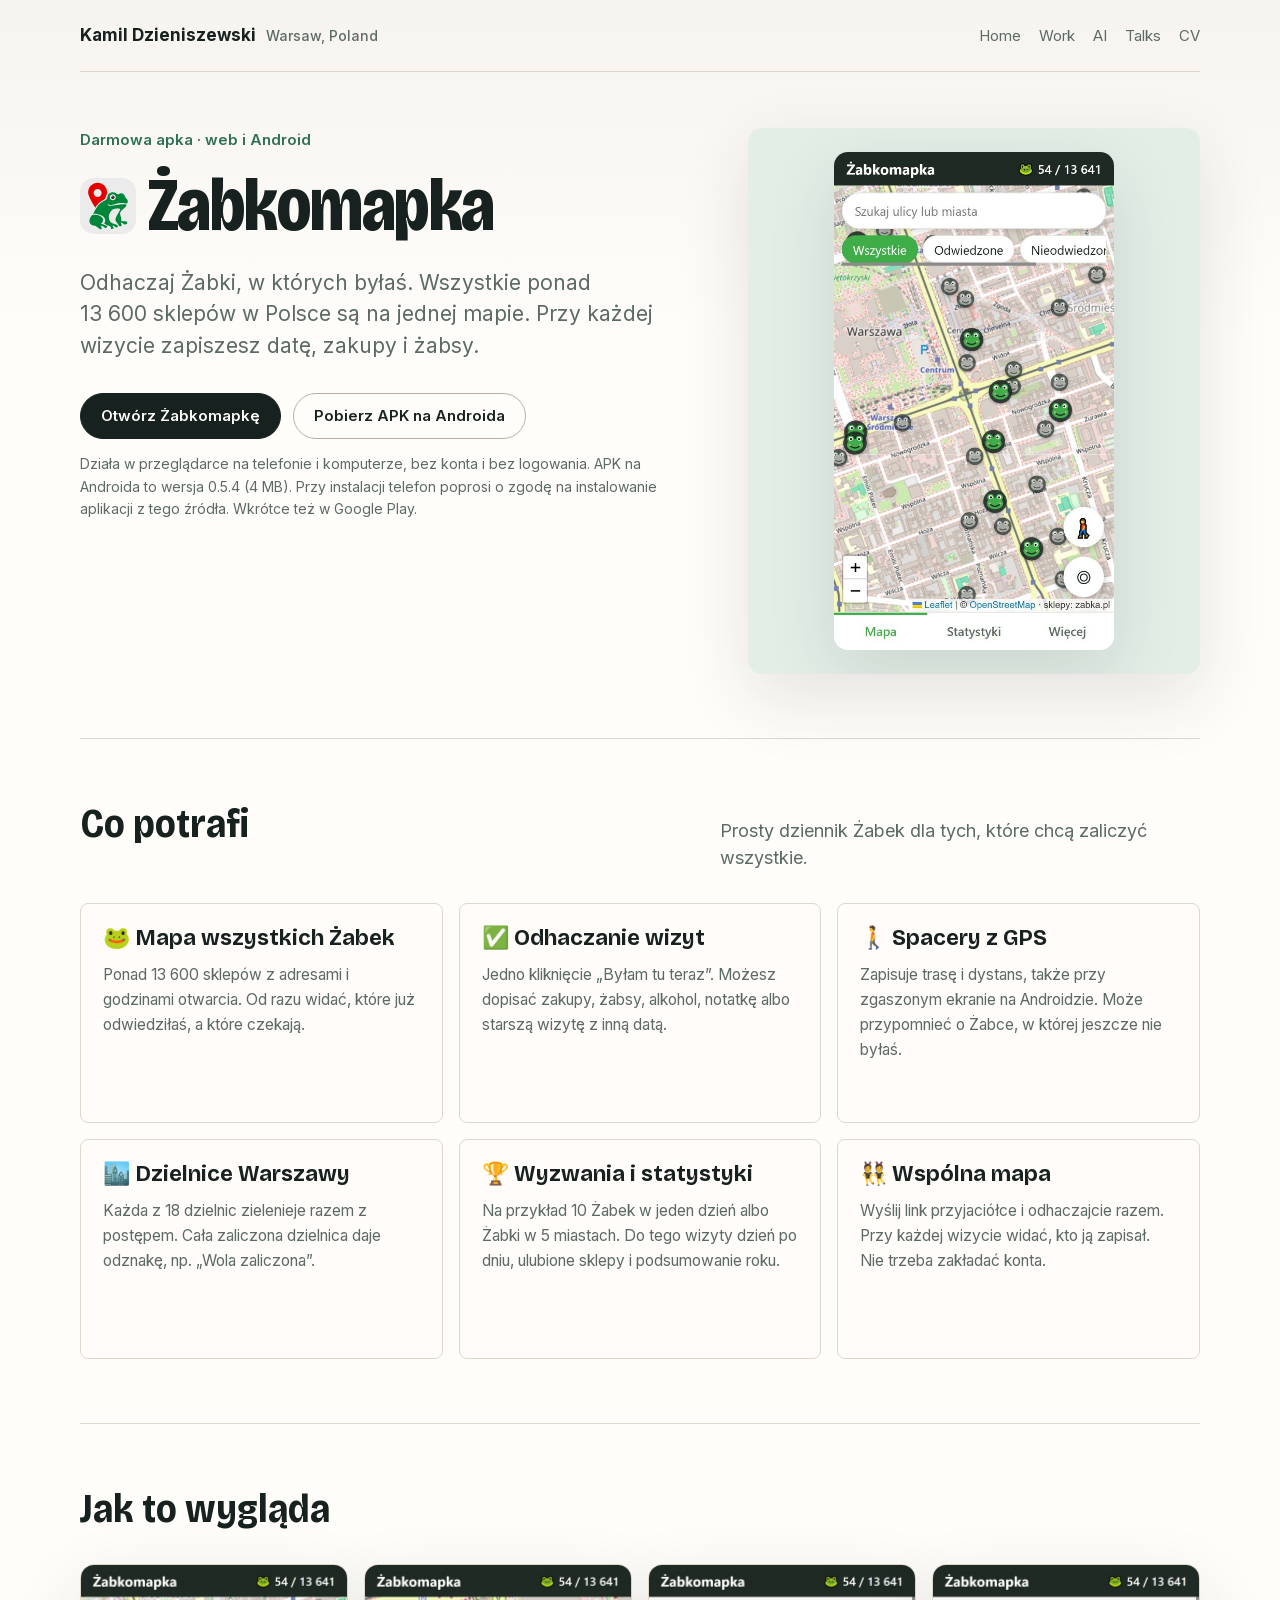
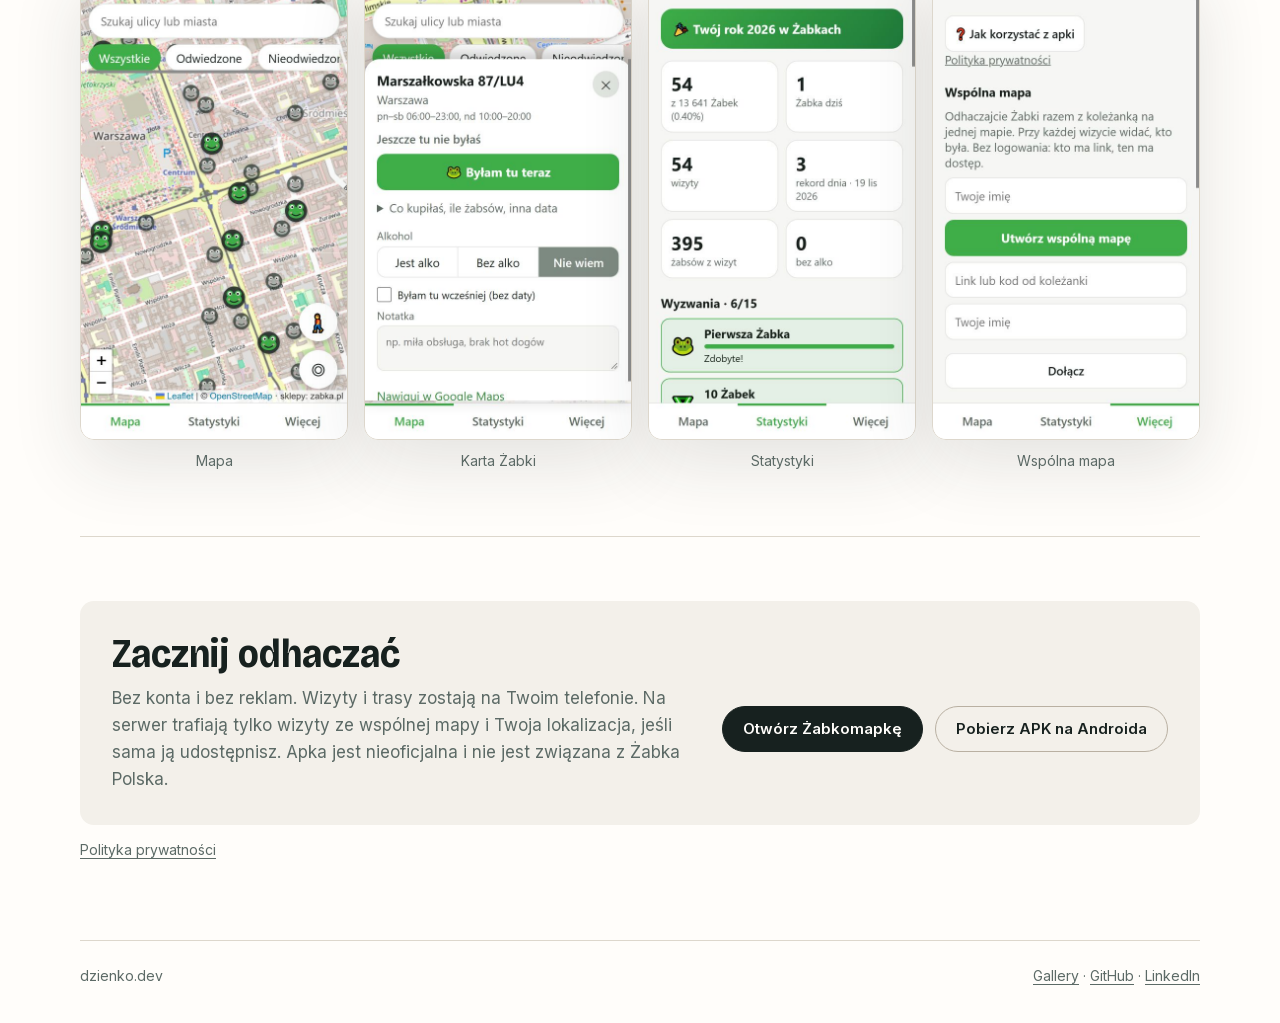
<file: zabkomapka.html>
<!DOCTYPE html>
<html lang="pl">
<head>
  <meta charset="UTF-8">
  <meta name="viewport" content="width=device-width, initial-scale=1.0">
  <meta name="theme-color" content="#fffdfa" media="(prefers-color-scheme: light)">
  <meta name="theme-color" content="#131816" media="(prefers-color-scheme: dark)">
  <title>Żabkomapka - mapa odwiedzonych Żabek</title>
  <meta name="description" content="Żabkomapka: darmowa apka do odhaczania odwiedzonych Żabek. Ponad 13&nbsp;600 sklepów na mapie, zakupy i żabsy, spacery z GPS, wyzwania, dzielnice Warszawy i wspólna mapa z przyjaciółmi.">
  <link rel="canonical" href="https://dzienko.dev/zabkomapka.html">
  <link rel="icon" type="image/svg+xml" href="/icons/zabkomapka.svg">
  <meta property="og:type" content="website">
  <meta property="og:title" content="Żabkomapka - mapa odwiedzonych Żabek">
  <meta property="og:description" content="Odhaczaj odwiedzone Żabki, spacery i żabsy na jednej mapie.">
  <meta property="og:url" content="https://dzienko.dev/zabkomapka.html">
  <meta property="og:site_name" content="dzienko.dev">
  <meta property="og:image" content="https://dzienko.dev/photos/zabkomapka/og.png">
  <meta property="og:image:width" content="1024">
  <meta property="og:image:height" content="500">
  <meta property="og:image:alt" content="Żabkomapka - odhaczaj odwiedzone Żabki">
  <meta property="og:locale" content="pl_PL">
  <meta name="twitter:card" content="summary_large_image">
  <meta name="twitter:site" content="@dzienko">
  <meta name="twitter:creator" content="@dzienko">
  <meta name="twitter:title" content="Żabkomapka - mapa odwiedzonych Żabek">
  <meta name="twitter:description" content="Odhaczaj odwiedzone Żabki, spacery i żabsy na jednej mapie.">
  <meta name="twitter:image" content="https://dzienko.dev/photos/zabkomapka/og.png">
  <link rel="stylesheet" href="site.css">
  <style>
    .app-title { display: flex; align-items: center; gap: 0.75rem; }
    .app-title img { width: 3.5rem; height: 3.5rem; }
    .phones { display: grid; grid-template-columns: repeat(4, minmax(0, 1fr)); gap: 1rem; }
    .phones figure { margin: 0; }
    .phones img {
      width: 100%; height: auto; aspect-ratio: 9 / 16; object-fit: cover;
      border: 1px solid var(--line); border-radius: var(--radius-lg); box-shadow: var(--shadow);
    }
    .phones figcaption { margin-top: 0.6rem; color: var(--muted); font-size: 0.875rem; text-align: center; }
    .hero-media.phone { display: grid; place-items: center; padding: 1.5rem; background: var(--green-soft); }
    .hero-media.phone img { width: min(100%, 280px); height: auto; object-fit: contain; border-radius: var(--radius-lg); box-shadow: var(--shadow); }
    .fine { color: var(--muted); font-size: 0.875rem; }
    @media (max-width: 920px) {
      .phones { grid-template-columns: repeat(2, minmax(0, 1fr)); }
      .hero-media.phone img { aspect-ratio: auto; }
    }
  </style>
  <script defer src="https://cloud.umami.is/script.js" data-website-id="6faaedb9-c397-47cc-8526-5fbbb8944d24" data-domains="dzienko.dev"></script>
</head>
<body>
  <a class="skip-link" href="#main">Przejdź do treści</a>
  <div class="page">
    <header class="topbar">
      <a class="brand" href="/">Kamil Dzieniszewski <span>Warsaw, Poland</span></a>
      <nav class="nav" aria-label="Main navigation">
        <a href="/">Home</a>
        <a href="projects.html">Work</a>
        <a href="ai.html">AI</a>
        <a href="talks.html">Talks</a>
        <a href="cv.pdf">CV</a>
      </nav>
    </header>

    <main id="main">
      <section class="hero">
        <div>
          <p class="eyebrow">Darmowa apka · web i Android</p>
          <h1 class="app-title"><img src="icons/zabkomapka.svg" alt="" width="56" height="56">Żabkomapka</h1>
          <p class="lead">Odhaczaj Żabki, w których byłaś. Wszystkie ponad 13&nbsp;600 sklepów w Polsce są na jednej mapie. Przy każdej wizycie zapiszesz datę, zakupy i żabsy.</p>
          <div class="actions">
            <a class="button" href="https://zabkomapka.vercel.app/?utm_source=dzienko.dev&amp;utm_medium=referral&amp;utm_campaign=zabkomapka" data-umami-event="zabkomapka-open" data-umami-event-place="hero" target="_blank" rel="noopener">Otwórz Żabkomapkę</a>
            <a class="button secondary" href="downloads/zabkomapka-0.5.4.apk" download data-umami-event="zabkomapka-apk" data-umami-event-place="hero">Pobierz APK na Androida</a>
          </div>
          <p class="fine">Działa w przeglądarce na telefonie i komputerze, bez konta i bez logowania. APK na Androida to wersja 0.5.4 (4 MB). Przy instalacji telefon poprosi o zgodę na instalowanie aplikacji z tego źródła. Wkrótce też w Google Play.</p>
        </div>
        <div class="hero-media phone">
          <img src="photos/zabkomapka/mapa.jpg" alt="Mapa Żabek w Warszawie w Żabkomapce" width="540" height="960" fetchpriority="high">
        </div>
      </section>

      <section class="section" id="funkcje">
        <div class="section-head">
          <h2>Co potrafi</h2>
          <p class="section-intro">Prosty dziennik Żabek dla tych, które chcą zaliczyć wszystkie.</p>
        </div>
        <div class="grid">
          <div class="card">
            <h3>🐸 Mapa wszystkich Żabek</h3>
            <p>Ponad 13&nbsp;600 sklepów z adresami i godzinami otwarcia. Od razu widać, które już odwiedziłaś, a które czekają.</p>
          </div>
          <div class="card">
            <h3>✅ Odhaczanie wizyt</h3>
            <p>Jedno kliknięcie „Byłam tu teraz”. Możesz dopisać zakupy, żabsy, alkohol, notatkę albo starszą wizytę z inną datą.</p>
          </div>
          <div class="card">
            <h3>🚶 Spacery z GPS</h3>
            <p>Zapisuje trasę i dystans, także przy zgaszonym ekranie na Androidzie. Może przypomnieć o Żabce, w której jeszcze nie byłaś.</p>
          </div>
          <div class="card">
            <h3>🏙️ Dzielnice Warszawy</h3>
            <p>Każda z 18 dzielnic zielenieje razem z postępem. Cała zaliczona dzielnica daje odznakę, np. „Wola zaliczona”.</p>
          </div>
          <div class="card">
            <h3>🏆 Wyzwania i statystyki</h3>
            <p>Na przykład 10 Żabek w jeden dzień albo Żabki w 5 miastach. Do tego wizyty dzień po dniu, ulubione sklepy i podsumowanie roku.</p>
          </div>
          <div class="card">
            <h3>👯 Wspólna mapa</h3>
            <p>Wyślij link przyjaciółce i odhaczajcie razem. Przy każdej wizycie widać, kto ją zapisał. Nie trzeba zakładać konta.</p>
          </div>
        </div>
      </section>

      <section class="section">
        <div class="section-head">
          <h2>Jak to wygląda</h2>
        </div>
        <div class="phones">
          <figure><img src="photos/zabkomapka/mapa.jpg" alt="Mapa Żabek" width="540" height="960" loading="lazy" decoding="async"><figcaption>Mapa</figcaption></figure>
          <figure><img src="photos/zabkomapka/zabka.jpg" alt="Karta sklepu z przyciskiem Byłam tu teraz" width="540" height="960" loading="lazy" decoding="async"><figcaption>Karta Żabki</figcaption></figure>
          <figure><img src="photos/zabkomapka/statystyki.jpg" alt="Statystyki wizyt" width="540" height="960" loading="lazy" decoding="async"><figcaption>Statystyki</figcaption></figure>
          <figure><img src="photos/zabkomapka/wspolna-mapa.jpg" alt="Wspólna mapa z przyjaciółką" width="540" height="960" loading="lazy" decoding="async"><figcaption>Wspólna mapa</figcaption></figure>
        </div>
      </section>

      <section class="section">
        <div class="callout">
          <div>
            <h2>Zacznij odhaczać</h2>
            <p>Bez konta i bez reklam. Wizyty i trasy zostają na Twoim telefonie. Na serwer trafiają tylko wizyty ze wspólnej mapy i Twoja lokalizacja, jeśli sama ją udostępnisz. Apka jest nieoficjalna i nie jest związana z Żabka Polska.</p>
          </div>
          <div class="actions">
            <a class="button" href="https://zabkomapka.vercel.app/?utm_source=dzienko.dev&amp;utm_medium=referral&amp;utm_campaign=zabkomapka" data-umami-event="zabkomapka-open" data-umami-event-place="footer" target="_blank" rel="noopener">Otwórz Żabkomapkę</a>
            <a class="button secondary" href="downloads/zabkomapka-0.5.4.apk" download data-umami-event="zabkomapka-apk" data-umami-event-place="footer">Pobierz APK na Androida</a>
          </div>
        </div>
        <p class="fine"><a href="https://zabkomapka.vercel.app/privacy.html" target="_blank" rel="noopener">Polityka prywatności</a></p>
      </section>
    </main>

    <footer class="footer">
      <span>dzienko.dev</span>
      <span><a href="gallery.html">Gallery</a> · <a href="https://github.com/dzienisz" target="_blank" rel="noopener">GitHub</a> · <a href="https://www.linkedin.com/in/dzieniszewski/" target="_blank" rel="noopener">LinkedIn</a></span>
    </footer>
  </div>
</body>
</html>
</file>
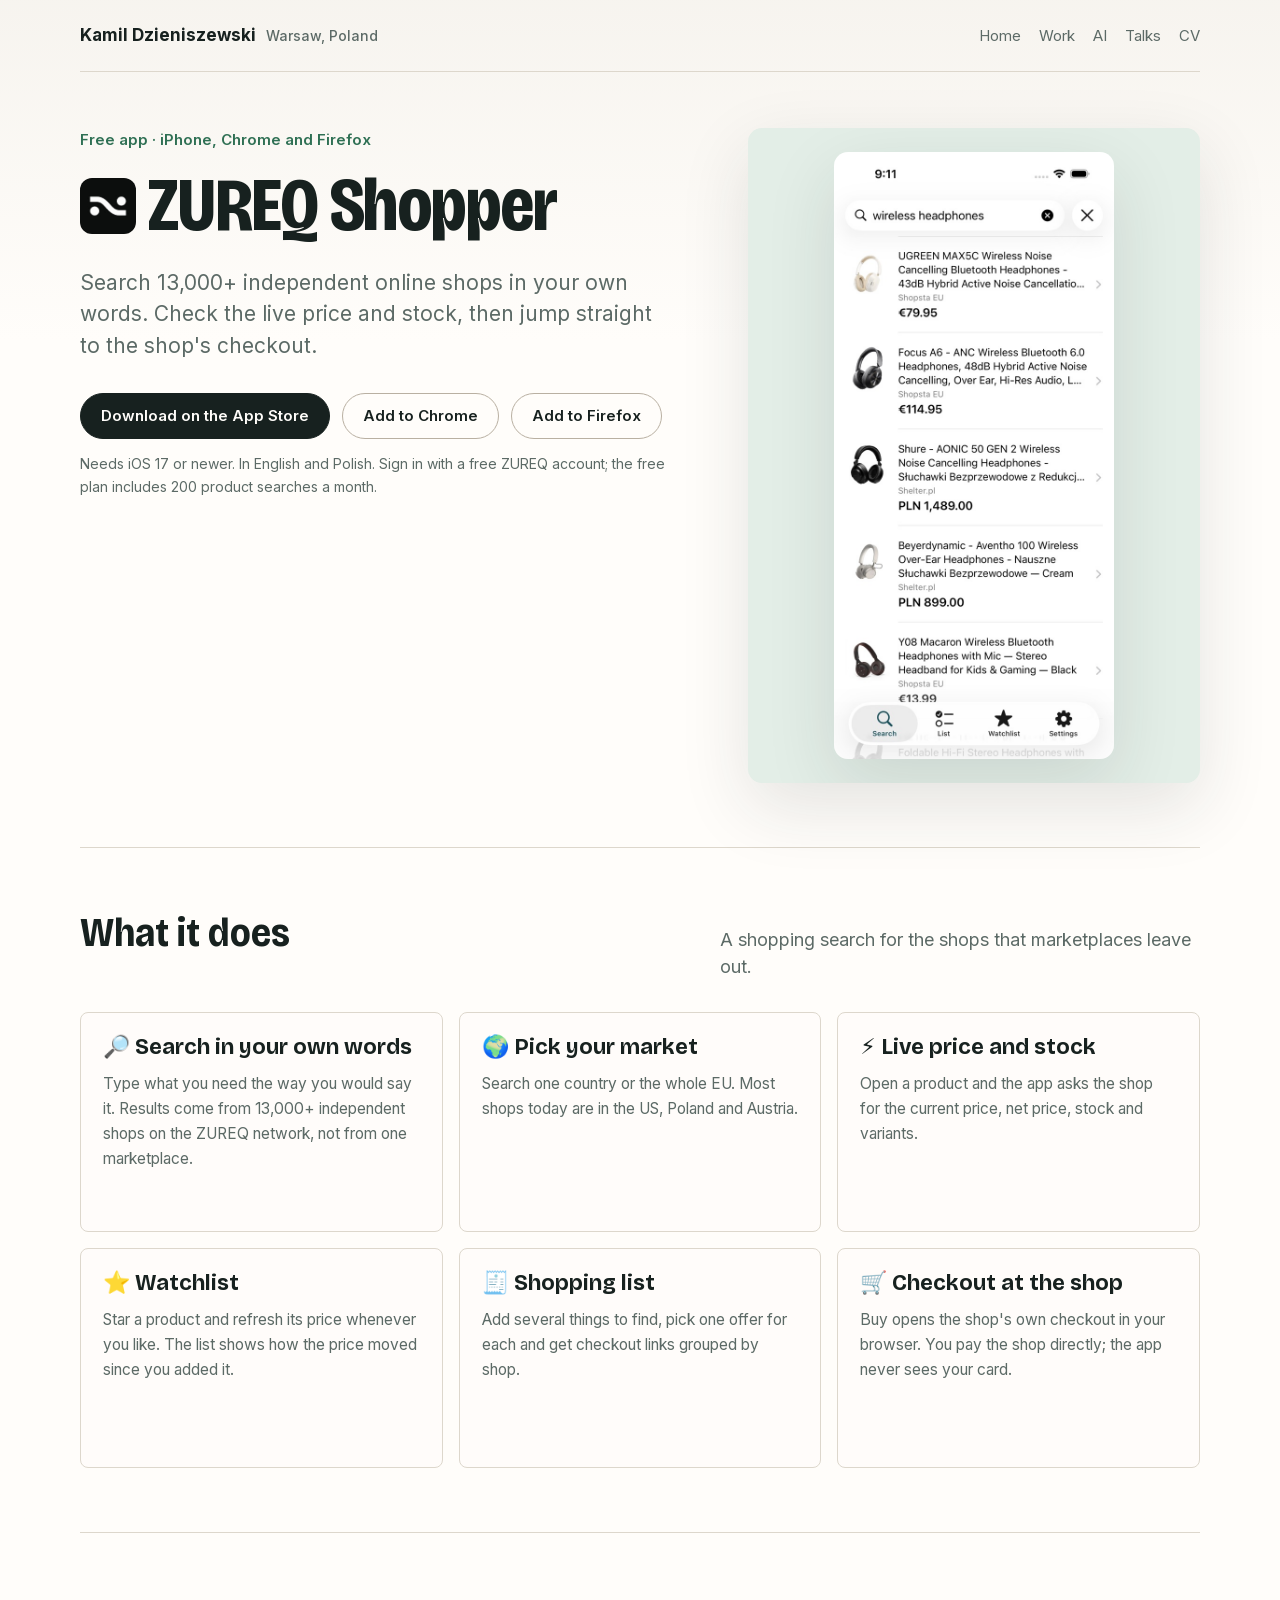
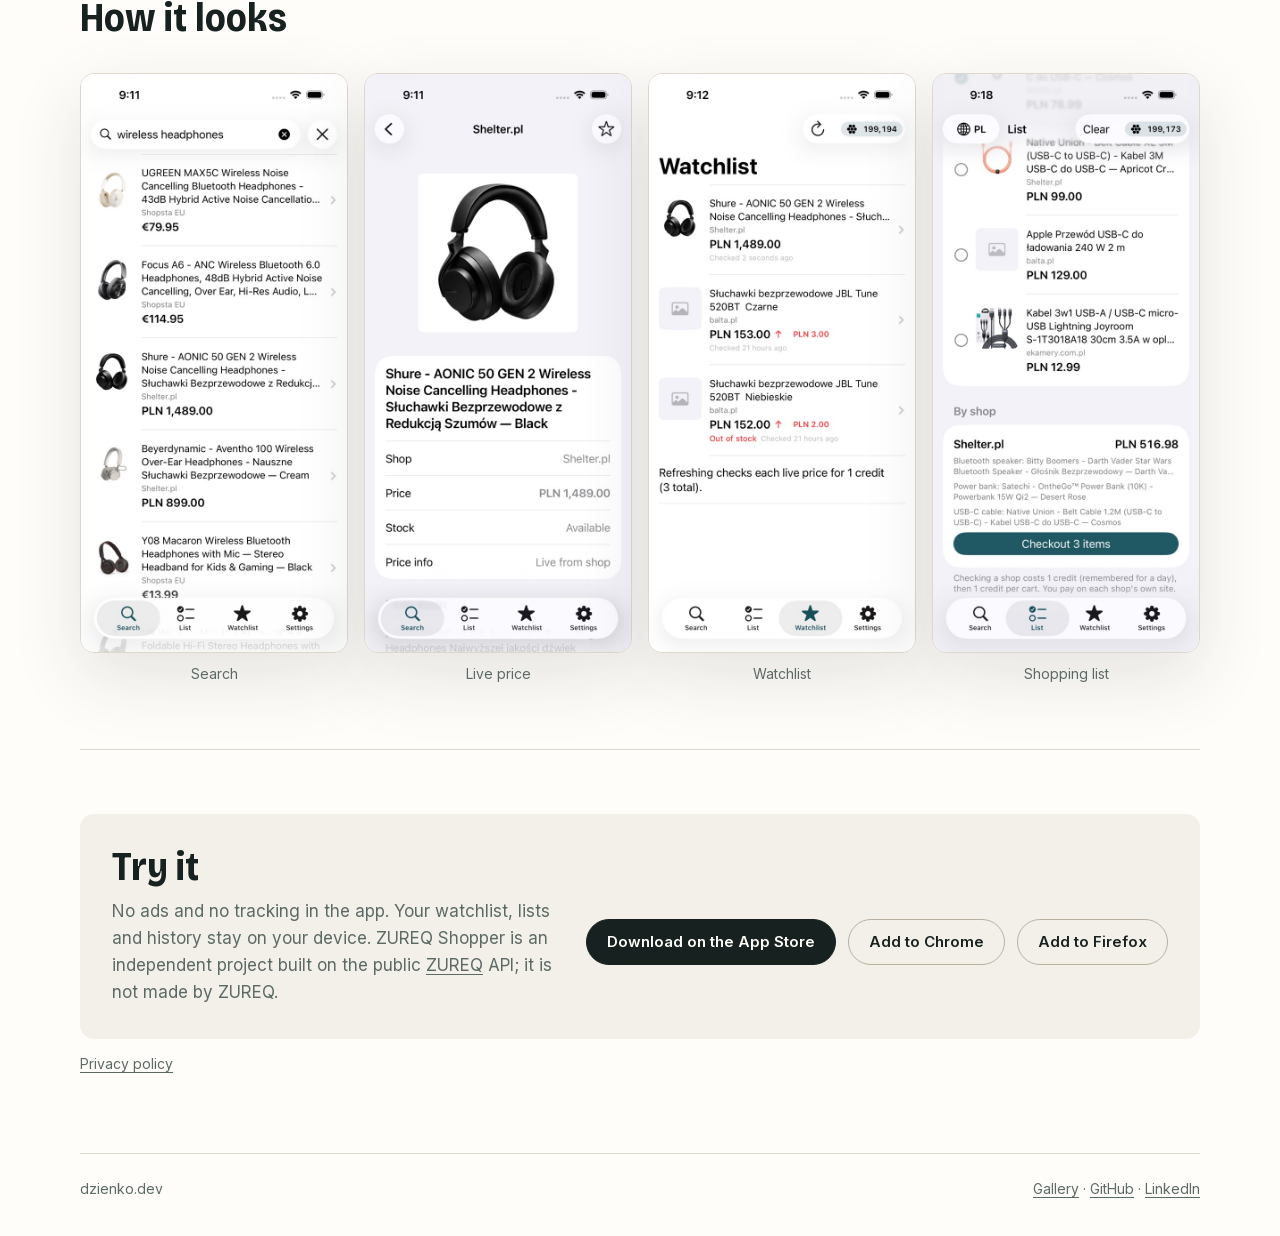
<file: zureq-shopper.html>
<!DOCTYPE html>
<html lang="en">
<head>
  <meta charset="UTF-8">
  <meta name="viewport" content="width=device-width, initial-scale=1.0">
  <meta name="theme-color" content="#fffdfa" media="(prefers-color-scheme: light)">
  <meta name="theme-color" content="#131816" media="(prefers-color-scheme: dark)">
  <title>ZUREQ Shopper - search independent online shops</title>
  <meta name="description" content="ZUREQ Shopper for iPhone, Chrome and Firefox: search 13,000+ independent online shops in your own words, check live prices and stock, watch prices and jump straight to the shop's checkout.">
  <link rel="canonical" href="https://dzienko.dev/zureq-shopper.html">
  <link rel="icon" type="image/jpeg" href="/icons/zureq-shopper.jpg">
  <meta name="apple-itunes-app" content="app-id=6831694457">
  <meta property="og:type" content="website">
  <meta property="og:title" content="ZUREQ Shopper - search independent online shops">
  <meta property="og:description" content="Search 13,000+ independent shops, check live prices and open the shop's own checkout.">
  <meta property="og:url" content="https://dzienko.dev/zureq-shopper.html">
  <meta property="og:site_name" content="dzienko.dev">
  <meta property="og:image" content="https://dzienko.dev/photos/zureq-shopper/og.png">
  <meta property="og:image:width" content="1400">
  <meta property="og:image:height" content="560">
  <meta property="og:image:alt" content="ZUREQ Shopper">
  <meta property="og:locale" content="en_US">
  <meta name="twitter:card" content="summary_large_image">
  <meta name="twitter:site" content="@dzienko">
  <meta name="twitter:creator" content="@dzienko">
  <meta name="twitter:title" content="ZUREQ Shopper - search independent online shops">
  <meta name="twitter:description" content="Search 13,000+ independent shops, check live prices and open the shop's own checkout.">
  <meta name="twitter:image" content="https://dzienko.dev/photos/zureq-shopper/og.png">
  <link rel="stylesheet" href="site.css">
  <style>
    .app-title { display: flex; align-items: center; gap: 0.75rem; }
    .app-title img { width: 3.5rem; height: 3.5rem; border-radius: 0.75rem; }
    .phones { display: grid; grid-template-columns: repeat(4, minmax(0, 1fr)); gap: 1rem; }
    .phones figure { margin: 0; }
    .phones img {
      width: 100%; height: auto; aspect-ratio: 6 / 13; object-fit: cover;
      border: 1px solid var(--line); border-radius: var(--radius-lg); box-shadow: var(--shadow);
    }
    .phones figcaption { margin-top: 0.6rem; color: var(--muted); font-size: 0.875rem; text-align: center; }
    .hero-media.phone { display: grid; place-items: center; padding: 1.5rem; background: var(--green-soft); }
    .hero-media.phone img { width: min(100%, 280px); height: auto; object-fit: contain; border-radius: var(--radius-lg); box-shadow: var(--shadow); }
    .fine { color: var(--muted); font-size: 0.875rem; }
    @media (max-width: 920px) {
      .phones { grid-template-columns: repeat(2, minmax(0, 1fr)); }
      .hero-media.phone img { aspect-ratio: auto; }
    }
  </style>
  <script defer src="https://cloud.umami.is/script.js" data-website-id="6faaedb9-c397-47cc-8526-5fbbb8944d24" data-domains="dzienko.dev"></script>
</head>
<body>
  <a class="skip-link" href="#main">Skip to content</a>
  <div class="page">
    <header class="topbar">
      <a class="brand" href="/">Kamil Dzieniszewski <span>Warsaw, Poland</span></a>
      <nav class="nav" aria-label="Main navigation">
        <a href="/">Home</a>
        <a href="projects.html">Work</a>
        <a href="ai.html">AI</a>
        <a href="talks.html">Talks</a>
        <a href="cv.pdf">CV</a>
      </nav>
    </header>

    <main id="main">
      <section class="hero">
        <div>
          <p class="eyebrow">Free app · iPhone, Chrome and Firefox</p>
          <h1 class="app-title"><img src="icons/zureq-shopper.jpg" alt="" width="56" height="56">ZUREQ Shopper</h1>
          <p class="lead">Search 13,000+ independent online shops in your own words. Check the live price and stock, then jump straight to the shop's checkout.</p>
          <div class="actions">
            <a class="button" href="https://apps.apple.com/app/zureq-shopper/id6831694457" data-umami-event="zureq-app-store" data-umami-event-place="hero" target="_blank" rel="noopener">Download on the App Store</a>
            <a class="button secondary" href="https://chromewebstore.google.com/detail/zureq-shopper/lgmpclicbbpjabhihbmpjdokopeiofpj?utm_source=dzienko.dev&amp;utm_medium=referral&amp;utm_campaign=zureq-shopper" data-umami-event="cws-click" data-umami-event-extension="zureq-shopper" data-umami-event-page="zureq-shopper" target="_blank" rel="noopener">Add to Chrome</a>
            <a class="button secondary" href="https://addons.mozilla.org/firefox/addon/zureq-shopper/" data-umami-event="zureq-firefox" data-umami-event-place="hero" target="_blank" rel="noopener">Add to Firefox</a>
          </div>
          <p class="fine">Needs iOS 17 or newer. In English and Polish. Sign in with a free ZUREQ account; the free plan includes 200 product searches a month.</p>
        </div>
        <div class="hero-media phone">
          <img src="photos/zureq-shopper/search.jpg" alt="Search results in ZUREQ Shopper on iPhone" width="600" height="1300" fetchpriority="high">
        </div>
      </section>

      <section class="section" id="features">
        <div class="section-head">
          <h2>What it does</h2>
          <p class="section-intro">A shopping search for the shops that marketplaces leave out.</p>
        </div>
        <div class="grid">
          <div class="card">
            <h3>🔎 Search in your own words</h3>
            <p>Type what you need the way you would say it. Results come from 13,000+ independent shops on the ZUREQ network, not from one marketplace.</p>
          </div>
          <div class="card">
            <h3>🌍 Pick your market</h3>
            <p>Search one country or the whole EU. Most shops today are in the US, Poland and Austria.</p>
          </div>
          <div class="card">
            <h3>⚡ Live price and stock</h3>
            <p>Open a product and the app asks the shop for the current price, net price, stock and variants.</p>
          </div>
          <div class="card">
            <h3>⭐ Watchlist</h3>
            <p>Star a product and refresh its price whenever you like. The list shows how the price moved since you added it.</p>
          </div>
          <div class="card">
            <h3>🧾 Shopping list</h3>
            <p>Add several things to find, pick one offer for each and get checkout links grouped by shop.</p>
          </div>
          <div class="card">
            <h3>🛒 Checkout at the shop</h3>
            <p>Buy opens the shop's own checkout in your browser. You pay the shop directly; the app never sees your card.</p>
          </div>
        </div>
      </section>

      <section class="section">
        <div class="section-head">
          <h2>How it looks</h2>
        </div>
        <div class="phones">
          <figure><img src="photos/zureq-shopper/search.jpg" alt="Search results" width="600" height="1300" loading="lazy" decoding="async"><figcaption>Search</figcaption></figure>
          <figure><img src="photos/zureq-shopper/product.jpg" alt="Product with live price and stock" width="600" height="1300" loading="lazy" decoding="async"><figcaption>Live price</figcaption></figure>
          <figure><img src="photos/zureq-shopper/watchlist.jpg" alt="Watchlist with price changes" width="600" height="1300" loading="lazy" decoding="async"><figcaption>Watchlist</figcaption></figure>
          <figure><img src="photos/zureq-shopper/list.jpg" alt="Shopping list with checkout per shop" width="600" height="1300" loading="lazy" decoding="async"><figcaption>Shopping list</figcaption></figure>
        </div>
      </section>

      <section class="section">
        <div class="callout">
          <div>
            <h2>Try it</h2>
            <p>No ads and no tracking in the app. Your watchlist, lists and history stay on your device. ZUREQ Shopper is an independent project built on the public <a href="https://zureq.io" target="_blank" rel="noopener">ZUREQ</a> API; it is not made by ZUREQ.</p>
          </div>
          <div class="actions">
            <a class="button" href="https://apps.apple.com/app/zureq-shopper/id6831694457" data-umami-event="zureq-app-store" data-umami-event-place="footer" target="_blank" rel="noopener">Download on the App Store</a>
            <a class="button secondary" href="https://chromewebstore.google.com/detail/zureq-shopper/lgmpclicbbpjabhihbmpjdokopeiofpj?utm_source=dzienko.dev&amp;utm_medium=referral&amp;utm_campaign=zureq-shopper" data-umami-event="cws-click" data-umami-event-extension="zureq-shopper" data-umami-event-page="zureq-shopper" target="_blank" rel="noopener">Add to Chrome</a>
            <a class="button secondary" href="https://addons.mozilla.org/firefox/addon/zureq-shopper/" data-umami-event="zureq-firefox" data-umami-event-place="footer" target="_blank" rel="noopener">Add to Firefox</a>
          </div>
        </div>
        <p class="fine"><a href="https://github.com/dzienisz/zureq-ios/blob/main/PRIVACY.md" target="_blank" rel="noopener">Privacy policy</a></p>
      </section>
    </main>

    <footer class="footer">
      <span>dzienko.dev</span>
      <span><a href="gallery.html">Gallery</a> · <a href="https://github.com/dzienisz" target="_blank" rel="noopener">GitHub</a> · <a href="https://www.linkedin.com/in/dzieniszewski/" target="_blank" rel="noopener">LinkedIn</a></span>
    </footer>
  </div>
</body>
</html>
</file>
<file: site.css>
/* Self-hosted variable fonts (OFL, see fonts/*-OFL.txt), subset to Latin + Latin Extended-A */
@font-face {
  font-family: "Bricolage Grotesque";
  src: url("fonts/BricolageGrotesque-latin.woff2") format("woff2");
  font-style: normal;
  font-weight: 600 800;
  font-stretch: 75% 100%;
  font-display: swap;
  unicode-range: U+0000-017F, U+02BB-02BC, U+02C6, U+02DA, U+02DC, U+0304, U+0308, U+0329, U+2000-206F, U+20AC, U+2122, U+2191, U+2193, U+2212, U+2215, U+FEFF, U+FFFD;
}

@font-face {
  font-family: Inter;
  src: url("fonts/InterVariable-latin.woff2") format("woff2");
  font-style: normal;
  font-weight: 400 700;
  font-display: swap;
  unicode-range: U+0000-017F, U+02BB-02BC, U+02C6, U+02DA, U+02DC, U+0304, U+0308, U+0329, U+2000-206F, U+20AC, U+2122, U+2191, U+2193, U+2212, U+2215, U+FEFF, U+FFFD;
}

:root {
  --ink: #17211f;
  --muted: #5c6a66;
  --paper: #fffdfa;
  --soft: #f3f0ea;
  --line: #ddd7cc;
  --line-strong: #b9b0a2;
  --blue: #216c8d;
  --green: #2f7054;
  --green-soft: #e3eee7;
  --coral: #b24e36;
  --gold: #9a6b13;
  --code-bg: #17211f;
  --code-ink: #b9c6c1;
  --code-tag: #8cc7e0;
  --code-text: #fbf8f2;
  --code-empty: #f0b26b;
  --shadow: 0 24px 70px rgba(30, 40, 38, 0.12);
  --shadow-hover: 0 16px 45px rgba(30, 40, 38, 0.09);
  --radius: 8px;
  --radius-lg: 14px;
  --font-body: Inter, ui-sans-serif, system-ui, -apple-system, BlinkMacSystemFont, "Segoe UI", sans-serif;
  --font-display: "Bricolage Grotesque", Inter, ui-sans-serif, system-ui, sans-serif;
  --font-mono: ui-monospace, SFMono-Regular, Menlo, Consolas, monospace;
  color-scheme: light dark;
}

@media (prefers-color-scheme: dark) {
  :root {
    --ink: #ece7df;
    --muted: #a2aba7;
    --paper: #131816;
    --soft: #1b211f;
    --line: #2b3330;
    --line-strong: #46504c;
    --blue: #74b6d4;
    --green: #6cc39a;
    --green-soft: #1a2a23;
    --coral: #ef8c71;
    --gold: #d8aa4c;
    --code-bg: #0b0f0e;
    --shadow: 0 24px 70px rgba(0, 0, 0, 0.45);
    --shadow-hover: 0 16px 45px rgba(0, 0, 0, 0.4);
  }
}

@media (prefers-reduced-motion: no-preference) {
  @view-transition {
    navigation: auto;
  }
}

* { box-sizing: border-box; }

html { scroll-behavior: smooth; }

body {
  margin: 0;
  background:
    linear-gradient(180deg, color-mix(in srgb, var(--soft) 70%, transparent), color-mix(in srgb, var(--paper) 95%, transparent) 340px),
    var(--paper);
  color: var(--ink);
  font-family: var(--font-body);
  font-size: 1.0625rem;
  line-height: 1.6;
}

h1, h2, h3 {
  font-family: var(--font-display);
  font-optical-sizing: auto;
  text-wrap: balance;
}

a {
  color: inherit;
  text-decoration-thickness: 1px;
  text-underline-offset: 0.18em;
}

:focus-visible {
  outline: 2px solid var(--blue);
  outline-offset: 3px;
  border-radius: 4px;
}

.card:focus-visible,
.ext:focus-visible,
.media-card:focus-visible,
.photo-card:focus-visible,
.button:focus-visible {
  border-radius: var(--radius);
}

.skip-link {
  position: absolute;
  top: 12px;
  left: 12px;
  z-index: 10;
  padding: 10px 16px;
  border-radius: var(--radius);
  background: var(--ink);
  color: var(--paper);
  font-size: 0.875rem;
  font-weight: 700;
  text-decoration: none;
  transform: translateY(-200%);
}

.skip-link:focus-visible {
  transform: none;
}

img {
  display: block;
  max-width: 100%;
  height: auto;
}

.page {
  width: min(70rem, calc(100% - 2.5rem));
  margin: 0 auto;
}

.topbar {
  display: flex;
  align-items: center;
  justify-content: space-between;
  gap: 1.5rem;
  padding: 1.375rem 0;
  border-bottom: 1px solid var(--line);
}

.brand {
  display: inline-flex;
  align-items: baseline;
  gap: 0.625rem;
  font-weight: 700;
  text-decoration: none;
}

.brand span {
  color: var(--muted);
  font-size: 0.875rem;
  font-weight: 500;
}

.nav {
  display: flex;
  align-items: center;
  gap: 1.125rem;
  color: var(--muted);
  font-size: 0.9375rem;
}

.nav a {
  text-decoration: none;
}

.nav a:hover,
.nav a[aria-current="page"] {
  color: var(--ink);
}

.hero {
  display: grid;
  grid-template-columns: minmax(0, 1.15fr) minmax(320px, 0.85fr);
  gap: 3.5rem;
  align-items: stretch;
  padding: 3.5rem 0 4rem;
  border-bottom: 1px solid var(--line);
}

.hero.hero-simple {
  display: block;
  max-width: 52rem;
}

.eyebrow {
  margin: 0 0 1rem;
  color: var(--green);
  font-size: 0.9375rem;
  font-weight: 600;
}

h1 {
  margin: 0;
  font-size: clamp(2.6rem, 1.4rem + 4.2vw, 5rem);
  font-weight: 750;
  font-stretch: 82%;
  line-height: 0.98;
  letter-spacing: -0.02em;
}

.lead {
  max-width: 36rem;
  margin: 1.5rem 0 0;
  color: var(--muted);
  font-size: clamp(1.125rem, 1rem + 0.5vw, 1.3125rem);
  line-height: 1.5;
  text-wrap: pretty;
}

.actions {
  display: flex;
  flex-wrap: wrap;
  gap: 0.75rem;
  margin-top: 2rem;
}

.hero-media {
  border-radius: var(--radius-lg);
  background: var(--paper);
  box-shadow: var(--shadow);
  overflow: hidden;
}

.hero-media img {
  width: 100%;
  height: 100%;
  object-fit: cover;
  object-position: 40% center;
}

/* Low-res photos can't stretch to the text column's height without blurring */
.hero-media.is-landscape {
  align-self: center;
}

.hero-media.is-landscape img {
  height: auto;
  aspect-ratio: 4 / 3;
}

.section {
  padding: 4rem 0;
  border-bottom: 1px solid var(--line);
}

.section-head {
  display: flex;
  flex-wrap: wrap;
  justify-content: space-between;
  align-items: baseline;
  gap: 0.75rem 2rem;
  margin-bottom: 2rem;
}

.section-head .section-intro {
  max-width: 30rem;
}

.section h2 {
  margin: 0;
  font-size: clamp(1.75rem, 1.2rem + 1.6vw, 2.5rem);
  font-weight: 700;
  font-stretch: 90%;
  line-height: 1.1;
}

.section-intro {
  margin: 0;
  color: var(--muted);
  font-size: 1.125rem;
  line-height: 1.5;
}

.grid {
  display: grid;
  grid-template-columns: repeat(3, minmax(0, 1fr));
  gap: 1rem;
}

.grid.two {
  grid-template-columns: repeat(2, minmax(0, 1fr));
}

.card {
  position: relative;
  display: flex;
  flex-direction: column;
  gap: 0.75rem;
  min-height: 13.75rem;
  padding: 1.375rem;
  border: 1px solid var(--line);
  border-radius: var(--radius);
  background: color-mix(in srgb, var(--paper) 78%, transparent);
  color: inherit;
  text-decoration: none;
}

a.card:hover,
.media-card:hover,
.photo-card:hover {
  border-color: var(--line-strong);
  box-shadow: var(--shadow-hover);
  transform: translateY(-1px);
}

.card h3,
.media-copy h3 {
  margin: 0;
  color: var(--ink);
  font-size: 1.375rem;
  font-weight: 700;
  line-height: 1.15;
}

.card p,
.media-copy p {
  margin: 0;
  color: var(--muted);
  font-size: 0.9688rem;
}

.card-meta,
.tagline {
  color: var(--blue);
  font-size: 0.875rem;
  font-weight: 600;
}

.tagline {
  color: var(--green);
}

.badge {
  align-self: flex-start;
  padding: 4px 8px;
  border: 1px solid var(--line-strong);
  border-radius: 999px;
  color: var(--muted);
  font-size: 0.75rem;
  font-weight: 700;
}

.badge.active { color: var(--green); border-color: color-mix(in srgb, var(--green) 45%, transparent); }
.badge.archived { color: var(--gold); border-color: color-mix(in srgb, var(--gold) 40%, transparent); }
.badge.soon { color: var(--coral); border-color: color-mix(in srgb, var(--coral) 45%, transparent); }

.tags {
  display: flex;
  flex-wrap: wrap;
  gap: 0.5rem;
  margin-top: auto;
  padding-top: 0.625rem;
}

.tag {
  padding: 4px 8px;
  border: 1px solid var(--line);
  border-radius: 999px;
  color: var(--muted);
  font-size: 0.75rem;
  font-weight: 600;
}

/* Homepage extensions: one featured card with a live demo, two supporting */
.bento {
  display: grid;
  grid-template-columns: minmax(0, 1.4fr) minmax(0, 1fr);
  grid-template-rows: auto auto;
  gap: 1rem;
}

.ext {
  display: flex;
  flex-direction: column;
  gap: 0.5rem;
  padding: 1.5rem;
  border-radius: var(--radius-lg);
  background: var(--soft);
  color: inherit;
  text-decoration: none;
}

a.ext:hover {
  background: color-mix(in srgb, var(--soft) 80%, var(--line));
}

.ext h3 {
  margin: 0;
  font-size: 1.375rem;
  font-weight: 700;
  line-height: 1.15;
}

.ext p {
  margin: 0;
  color: var(--muted);
}

.ext-stats {
  margin-top: auto;
  padding-top: 1rem;
  color: var(--muted);
  font-size: 0.9375rem;
}

.ext-stats strong {
  color: var(--ink);
}

.ext.featured {
  grid-row: span 2;
  gap: 1rem;
  padding: 2rem;
  background: var(--green-soft);
}

.ext.featured h3 {
  font-size: clamp(1.75rem, 1.3rem + 1.4vw, 2.5rem);
  font-stretch: 85%;
}

.ext.featured h3 a {
  text-decoration: none;
}

.ext.featured h3 a:hover {
  text-decoration: underline;
}

.ext.featured > p {
  max-width: 32rem;
  font-size: 1.0625rem;
}

.ext.wide {
  grid-column: 1 / -1;
}

.ext h3,
.card h3 {
  display: flex;
  align-items: center;
  gap: 0.5rem;
}

.ext-icon {
  flex: none;
  width: 1.5rem;
  height: 1.5rem;
  border-radius: 0.375rem;
}

.ext.featured .ext-icon {
  width: 2.5rem;
  height: 2.5rem;
}

.ext-footer {
  display: flex;
  flex-wrap: wrap;
  align-items: flex-end;
  justify-content: space-between;
  gap: 1rem;
  margin-top: auto;
}

.big-number {
  font-family: var(--font-display);
  font-size: clamp(2.5rem, 1.8rem + 2vw, 3.5rem);
  font-weight: 750;
  font-stretch: 80%;
  line-height: 1;
  color: var(--green);
}

.big-number span {
  display: block;
  margin-top: 0.375rem;
  font-family: var(--font-body);
  font-size: 0.9375rem;
  font-weight: 500;
  color: var(--muted);
}

/* Live CSR/SSR demo */
.demo {
  border-radius: 12px;
  background: var(--paper);
  box-shadow: 0 1px 0 var(--line), 0 20px 40px -24px rgba(30, 40, 38, 0.35);
  overflow: hidden;
}

.demo-bar {
  display: flex;
  align-items: center;
  gap: 0.75rem;
  padding: 0.625rem 0.875rem;
  border-bottom: 1px solid var(--line);
}

.demo-url {
  flex: 1;
  min-width: 0;
  padding: 0.3rem 0.75rem;
  border-radius: 999px;
  background: var(--soft);
  color: var(--muted);
  font: 0.8125rem var(--font-mono);
}

.demo-badge {
  display: grid;
  place-items: center;
  min-width: 3rem;
  height: 1.625rem;
  padding-inline: 0.5rem;
  border-radius: 6px;
  background: var(--green);
  color: var(--paper);
  font: 700 0.75rem var(--font-mono);
  transition: background-color 0.25s, scale 0.25s;
}

.demo-badge[data-mode="CSR"] { background: var(--gold); }
.demo-badge.bump { scale: 1.15; }

.demo-body {
  display: grid;
  gap: 0.5rem;
  padding: 1rem 1rem 0.875rem;
}

.demo-label {
  color: var(--muted);
  font-size: 0.8125rem;
  font-weight: 600;
}

.demo-source {
  min-height: 6.5rem;
  margin: 0;
  padding: 0.875rem 1rem;
  border-radius: var(--radius);
  background: var(--code-bg);
  color: var(--code-ink);
  font: 0.8125rem / 1.7 var(--font-mono);
  white-space: pre-wrap;
  overflow-wrap: anywhere;
}

.demo-source.swap { animation: demo-swap 0.3s ease-out; }
.demo-source .t { color: var(--code-tag); }
.demo-source .x { color: var(--code-text); font-weight: 500; }
.demo-source .e { color: var(--code-empty); }

@keyframes demo-swap {
  from { opacity: 0; translate: 0 4px; }
}

.demo-explain {
  margin: 0;
  color: var(--muted);
  font-size: 0.875rem;
}

.demo-sites {
  display: flex;
  flex-wrap: wrap;
  align-items: center;
  gap: 0.5rem;
  color: var(--muted);
  font-size: 0.875rem;
}

.demo-sites[hidden] { display: none; }

.demo-sites button {
  padding: 0.3rem 0.75rem;
  border: 1px solid var(--line-strong);
  border-radius: 999px;
  background: var(--paper);
  color: var(--ink);
  font: 0.8125rem var(--font-mono);
  cursor: pointer;
}

.demo-sites button:hover { border-color: var(--green); }
.demo-sites button[aria-pressed="true"] { border-color: var(--green); color: var(--green); }

/* Community and talks: quiet rows instead of cards */
.rows {
  margin: 0;
  padding: 0;
  list-style: none;
  border-top: 1px solid var(--line);
}

.rows li {
  display: grid;
  grid-template-columns: 5rem minmax(0, 1fr) auto;
  gap: 1.5rem;
  align-items: baseline;
  padding: 1.125rem 0;
  border-bottom: 1px solid var(--line);
}

.rows .when {
  color: var(--muted);
  font-variant-numeric: tabular-nums;
}

.rows h3 {
  margin: 0;
  font-size: 1.1875rem;
  font-weight: 650;
  line-height: 1.3;
}

.rows h3 a {
  text-decoration: none;
}

.rows h3 a:hover {
  text-decoration: underline;
}

.rows p {
  margin: 0.2rem 0 0;
  color: var(--muted);
  font-size: 0.9688rem;
}

.rows .where {
  color: var(--muted);
  font-size: 0.9375rem;
  text-align: end;
}

.rows-more {
  margin: 1.25rem 0 0;
  font-weight: 600;
}

.media-grid {
  display: grid;
  grid-template-columns: repeat(2, minmax(0, 1fr));
  gap: 1.125rem;
}

.media-card {
  display: grid;
  grid-template-columns: 10.5rem 1fr;
  gap: 1.125rem;
  min-height: 11rem;
  padding: 0.875rem;
  border: 1px solid var(--line);
  border-radius: var(--radius);
  background: var(--paper);
  color: inherit;
  text-decoration: none;
}

.media-card img {
  width: 100%;
  height: 100%;
  min-height: 9.25rem;
  border-radius: 6px;
  object-fit: cover;
}

.media-copy {
  display: flex;
  flex-direction: column;
  gap: 0.625rem;
  padding: 6px 4px 6px 0;
}

.link-row {
  color: var(--green);
  font-size: 0.875rem;
  font-weight: 700;
  margin-top: auto;
}

.photo-grid {
  display: grid;
  grid-template-columns: repeat(3, minmax(0, 1fr));
  gap: 1rem;
}

.photo-card {
  overflow: hidden;
  border: 1px solid var(--line);
  border-radius: var(--radius);
  background: var(--paper);
}

.photo-card img {
  width: 100%;
  aspect-ratio: 4 / 3;
  object-fit: cover;
}

.caption {
  padding: 0.875rem 1rem;
  border-top: 1px solid var(--line);
}

.caption strong {
  display: block;
  color: var(--ink);
}

.caption span {
  display: block;
  margin-top: 3px;
  color: var(--muted);
  font-size: 0.8125rem;
}

.callout {
  display: grid;
  grid-template-columns: 1fr auto;
  gap: 1.5rem;
  align-items: center;
  padding: 2rem;
  border-radius: var(--radius-lg);
  background: var(--soft);
}

.callout p {
  margin: 0.5rem 0 0;
  max-width: 36rem;
  color: var(--muted);
}

.button {
  display: inline-flex;
  align-items: center;
  justify-content: center;
  min-height: 2.875rem;
  padding: 0 1.25rem;
  border: 1px solid var(--ink);
  border-radius: 999px;
  background: var(--ink);
  color: var(--paper);
  font-size: 0.9375rem;
  font-weight: 600;
  text-decoration: none;
  white-space: nowrap;
}

.button.secondary {
  background: transparent;
  color: var(--ink);
  border-color: var(--line-strong);
}

.footer {
  display: flex;
  justify-content: space-between;
  gap: 1.25rem;
  padding: 1.5rem 0 2.25rem;
  color: var(--muted);
  font-size: 0.875rem;
}

@media (prefers-reduced-motion: reduce) {
  html { scroll-behavior: auto; }

  a.card:hover,
  .media-card:hover,
  .photo-card:hover {
    transform: none;
  }

  .demo-badge { transition: none; }
  .demo-badge.bump { scale: 1; }
  .demo-source.swap { animation: none; }
}

@media (max-width: 920px) {
  .hero,
  .callout {
    grid-template-columns: 1fr;
  }

  .grid,
  .grid.two,
  .bento,
  .media-grid,
  .photo-grid {
    grid-template-columns: 1fr;
  }

  .ext.featured {
    grid-row: auto;
  }

  .hero-media img {
    height: auto;
    aspect-ratio: 4 / 3;
  }
}

@media (max-width: 620px) {
  .page {
    width: min(100% - 28px, 70rem);
  }

  .topbar {
    align-items: flex-start;
    flex-direction: column;
    gap: 0.875rem;
  }

  .nav {
    flex-wrap: wrap;
    gap: 0.75rem 1rem;
  }

  .hero {
    padding: 2.125rem 0 2.625rem;
  }

  .section {
    padding: 2.75rem 0;
  }

  .ext.featured {
    padding: 1.25rem;
  }

  .rows li {
    grid-template-columns: 1fr;
    gap: 0.25rem;
  }

  .rows .where {
    text-align: start;
  }

  .media-card {
    grid-template-columns: 1fr;
  }

  .media-card img {
    aspect-ratio: 16 / 10;
  }

  .button {
    width: 100%;
  }

  .actions {
    flex-direction: column;
  }
}
</file>
